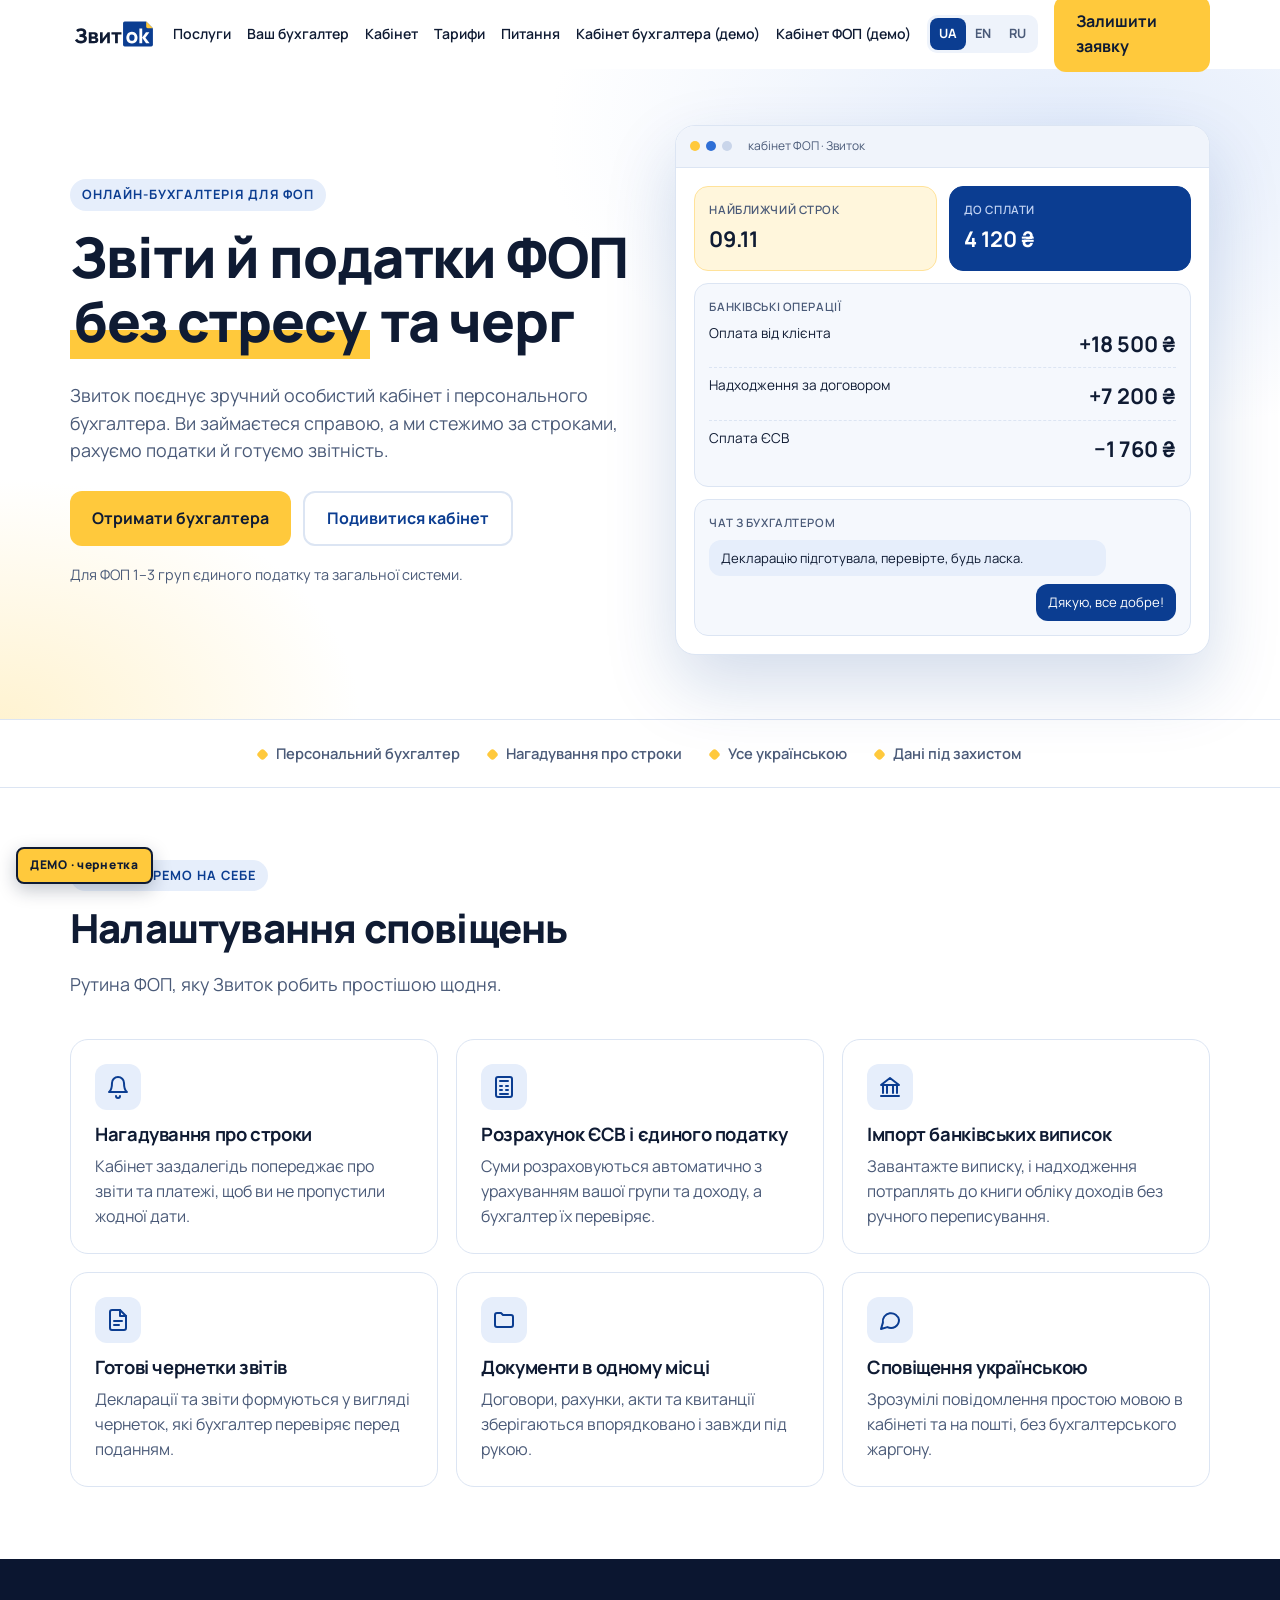
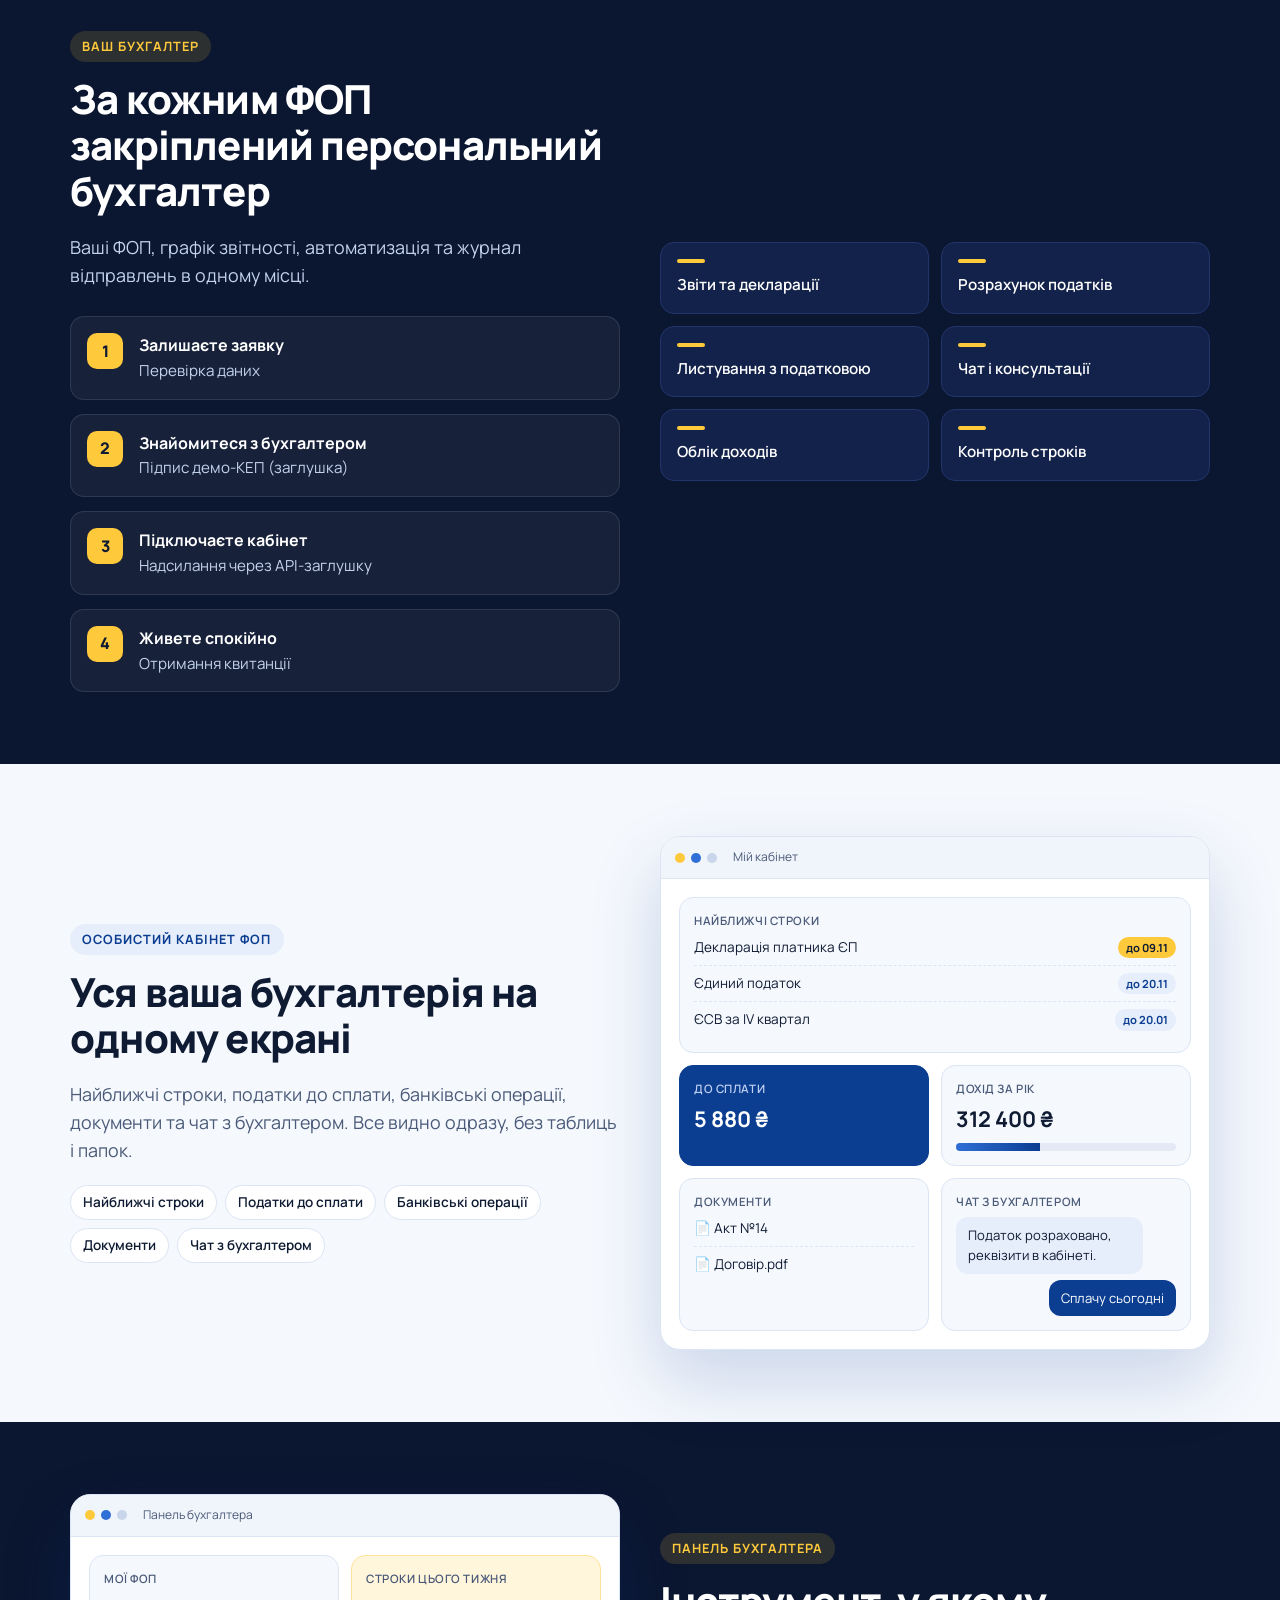
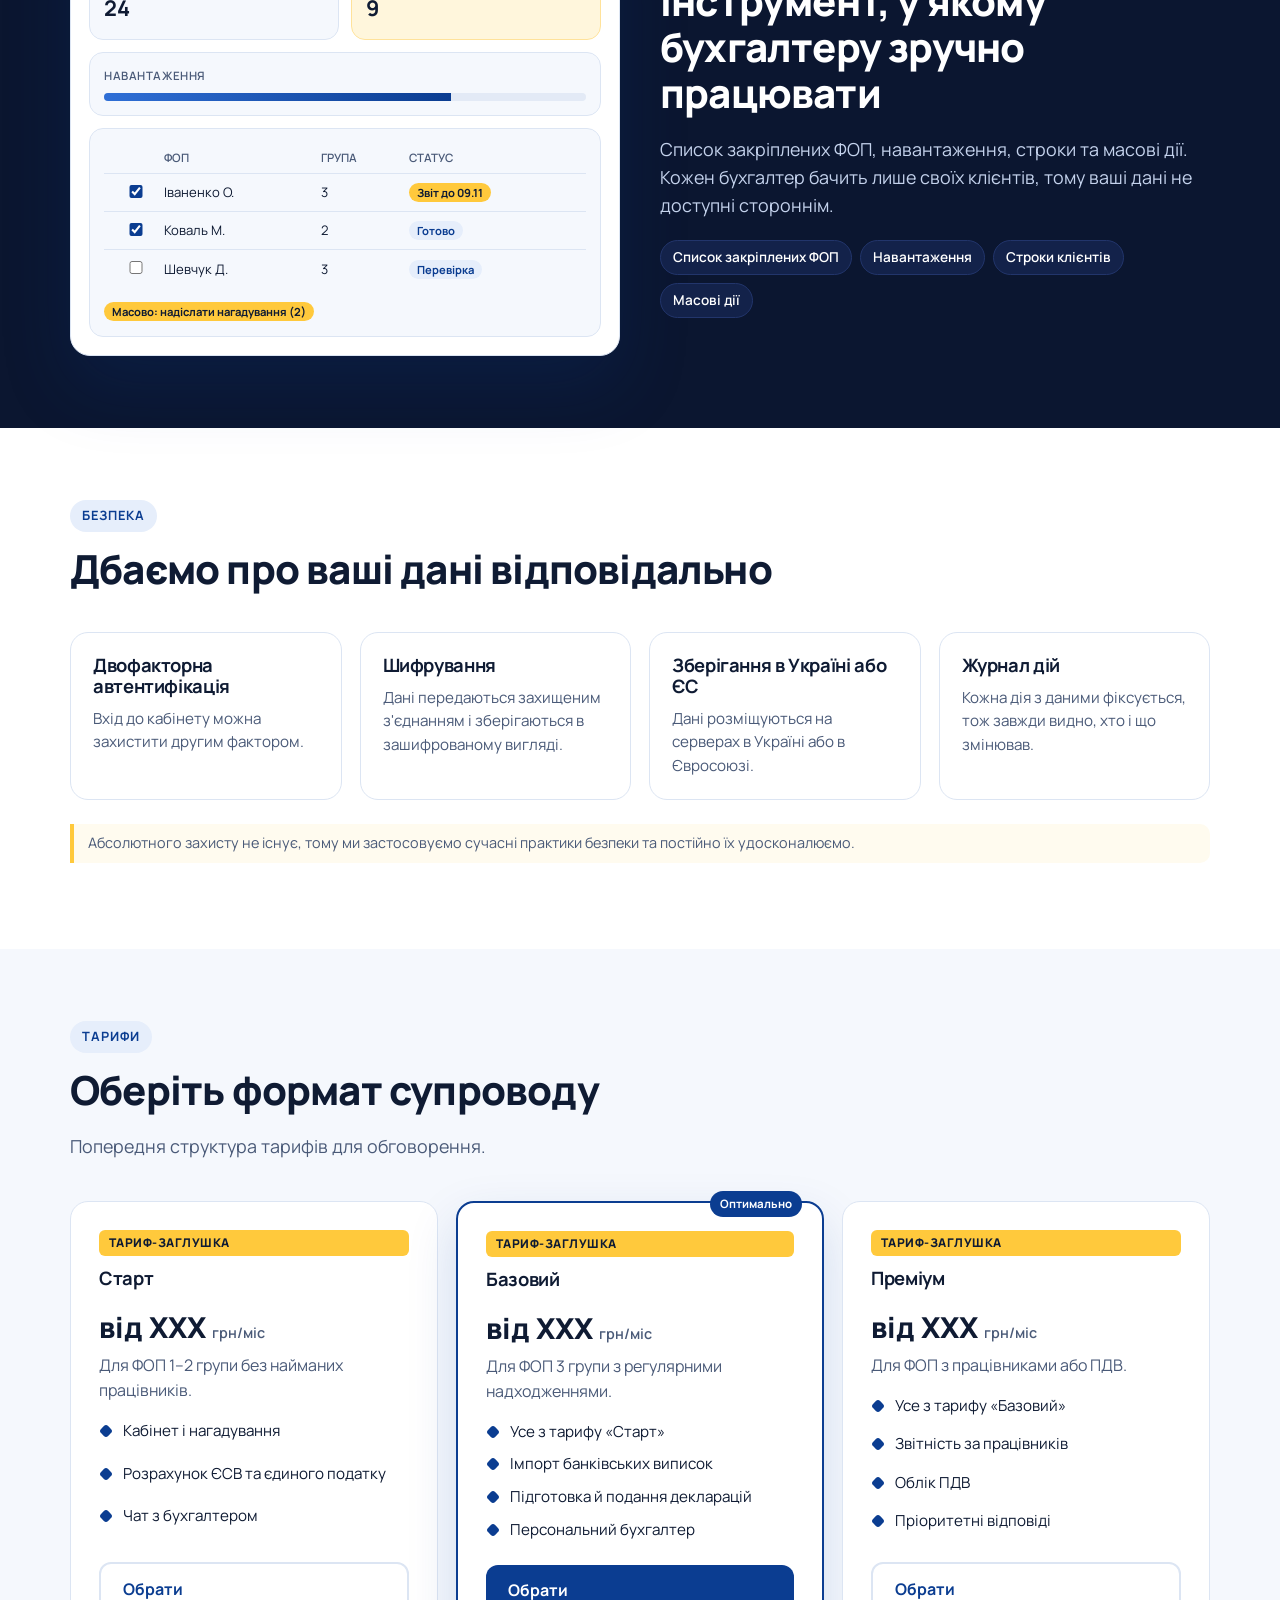
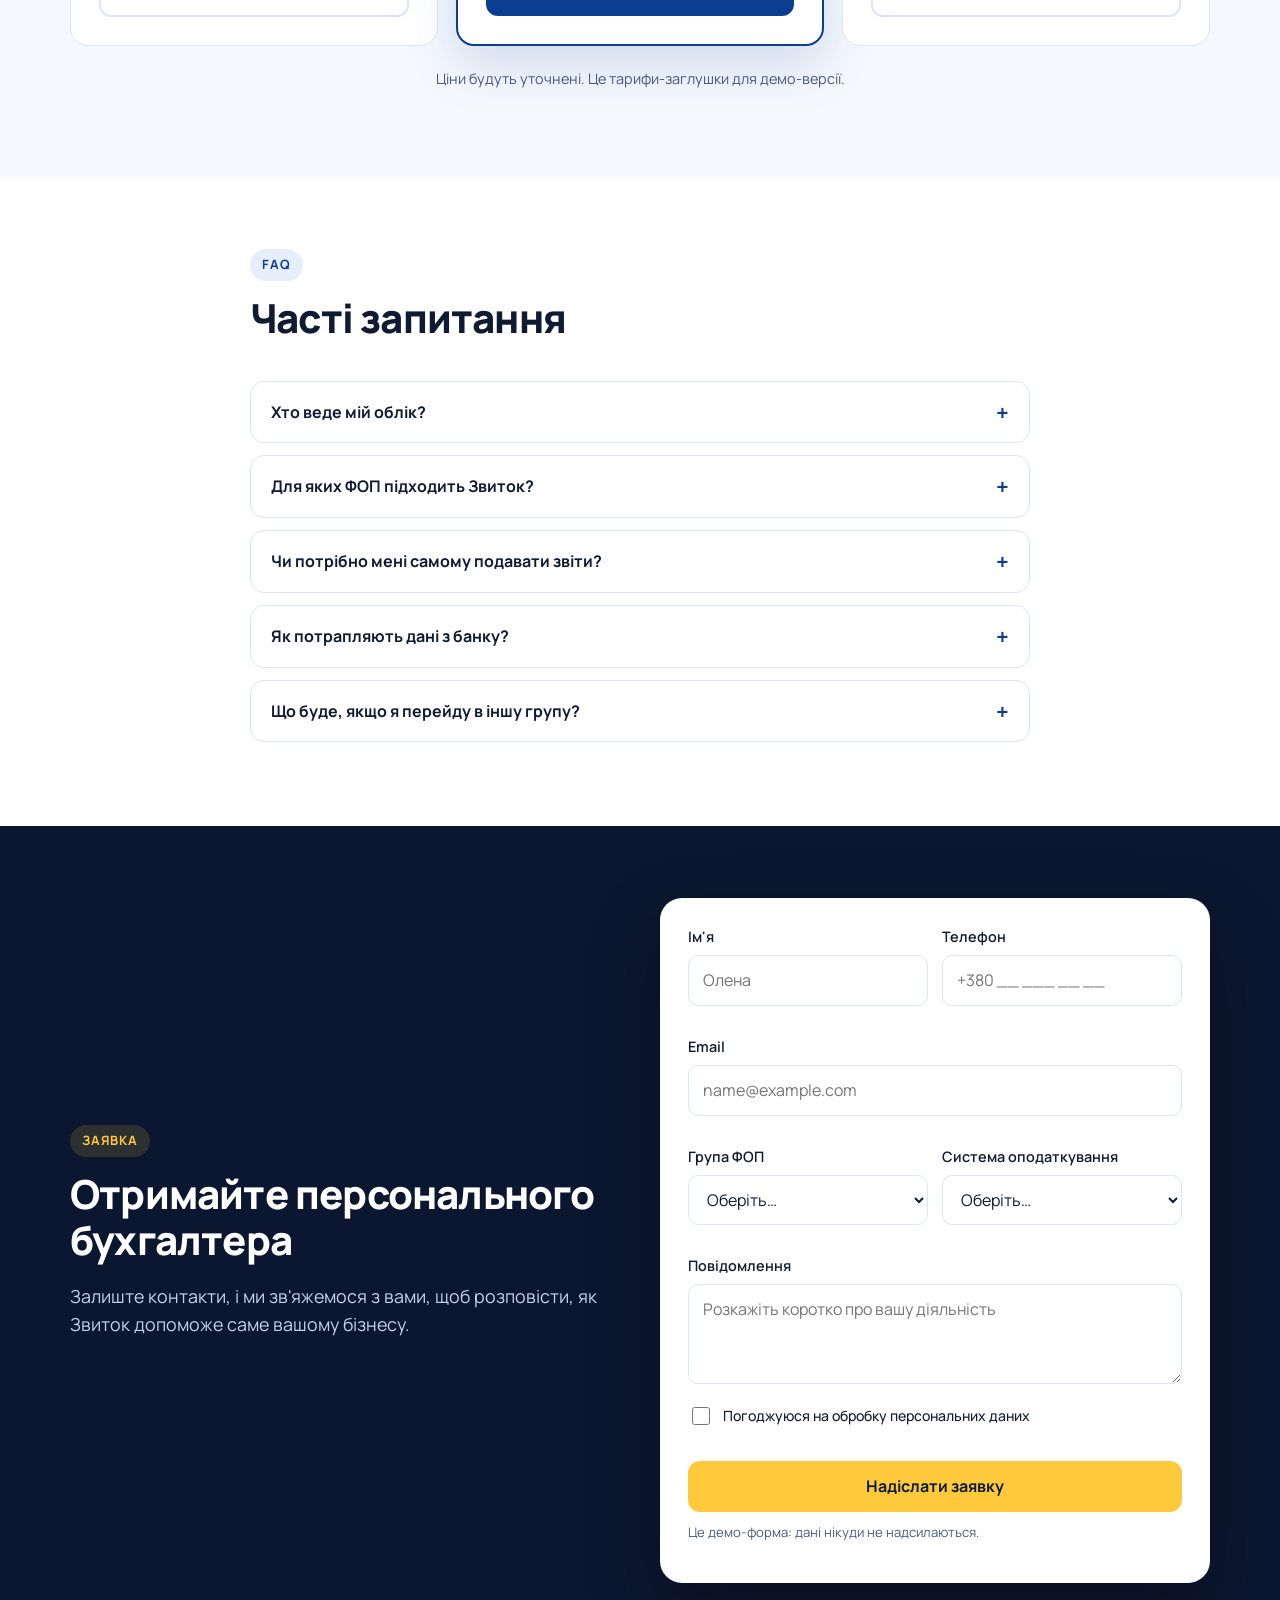
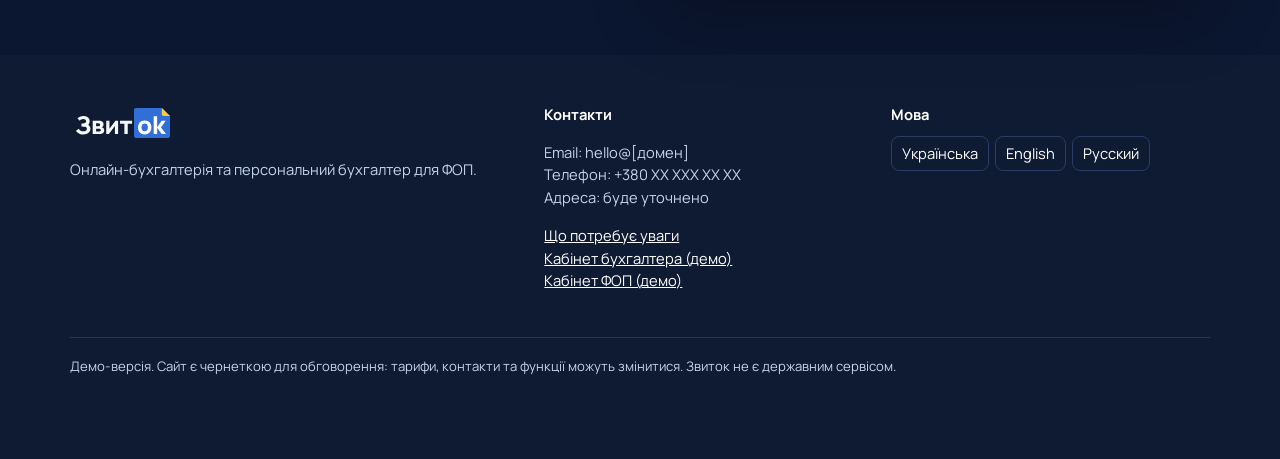
<file: index.html>
<!doctype html>
<html lang="uk">
<head>
<meta charset="utf-8"><meta name="viewport" content="width=device-width,initial-scale=1">
<title>Звиток: бухгалтерія для ФОП (демо)</title>
<meta name="description" content="Звиток: звіти, податки і персональний бухгалтер для ФОП. Демо-версія.">
<meta name="theme-color" content="#0B3D91">
<link rel="icon" href="assets/favicon.ico" sizes="any"><link rel="icon" type="image/png" href="assets/favicon-32.png"><link rel="apple-touch-icon" href="assets/android-chrome-192.png">
<link rel="stylesheet" href="styles.css">
</head>
<body>
<a class="skip" href="#main" data-i18n="skip"></a>
<div class="ribbon" data-i18n="ribbon"></div>
<header id="top">
 <div class="wrap hbar">
  <a class="logo" href="#top" aria-label="Звиток"><img src="assets/zvitok_B_horizontal_light.svg" alt="Звиток" width="105" height="40"></a>
  <nav class="main" aria-label="main">
   <a href="#services" data-i18n="nav1"></a><a href="#accountant" data-i18n="nav2"></a><a href="#cabinet" data-i18n="nav3"></a><a href="#pricing" data-i18n="nav4"></a><a href="#faq" data-i18n="nav5"></a><a href="accountant.html" data-i18n="nav_acc"></a><a href="cabinet.html" data-i18n="nav_fop"></a>
  </nav>
  <div class="langs" role="group" aria-label="Language"><button data-lang="uk">UA</button><button data-lang="en">EN</button><button data-lang="ru">RU</button></div>
  <a class="btn btn-y hcta" href="#apply" data-i18n="cta"></a>
  <button class="burger" aria-expanded="false" aria-controls="mnav" data-i18n-aria="menu">☰</button>
 </div>
 <nav class="mnav" id="mnav"><a href="#services" data-i18n="nav1"></a><a href="#accountant" data-i18n="nav2"></a><a href="#cabinet" data-i18n="nav3"></a><a href="#pricing" data-i18n="nav4"></a><a href="#faq" data-i18n="nav5"></a><a href="dashboard.html" data-i18n="nav_dash"></a><a href="accountant.html" data-i18n="nav_acc"></a><a href="cabinet.html" data-i18n="nav_fop"></a><a class="btn btn-y" href="#apply" data-i18n="cta" style="margin-top:8px;justify-content:center"></a></nav>
</header>
<main id="main">
<section class="hero"><div class="wrap hgrid">
 <div class="rv">
  <span class="eyebrow" data-i18n="h_eb"></span>
  <h1 data-i18n-html="h_title"></h1>
  <p class="lead" data-i18n="h_lead"></p>
  <div class="hbtns"><a class="btn btn-y" href="#apply" data-i18n="cta2"></a><a class="btn btn-o" href="#cabinet" data-i18n="h_btn2"></a></div>
  <p class="hnote" data-i18n="h_note"></p>
 </div>
 <div class="mock float rv" aria-hidden="true">
  <div class="mbar"><i></i><i></i><i></i><span data-i18n="m_url"></span></div>
  <div class="mbody">
   <div class="mrow"><div class="card y"><small data-i18n="m_next"></small><b data-i18n="m_next_v"></b></div><div class="card bl"><small data-i18n="m_tax"></small><b>4 120 ₴</b></div></div>
   <div class="card"><small data-i18n="m_bank"></small>
    <div class="li"><span data-i18n="m_t1"></span><b>+18 500 ₴</b></div><div class="li"><span data-i18n="m_t2"></span><b>+7 200 ₴</b></div><div class="li"><span data-i18n="m_t3"></span><b>−1 760 ₴</b></div></div>
   <div class="card"><small data-i18n="m_chat"></small><div style="display:grid;gap:8px;margin-top:8px"><div class="bubble a" data-i18n="m_c1"></div><div class="bubble u" data-i18n="m_c2"></div></div></div>
  </div>
 </div>
</div></section>
<div class="trust"><div class="wrap tgrid"><span data-i18n="t1"></span><span data-i18n="t2"></span><span data-i18n="t3"></span><span data-i18n="t4"></span></div></div>

<section id="services"><div class="wrap">
 <div class="shead rv"><span class="eyebrow" data-i18n="s_eb"></span><h2 data-i18n="s_title"></h2><p class="lead" data-i18n="s_lead"></p></div>
 <div class="g3">
  <div class="feat rv"><div class="ico"><svg viewBox="0 0 24 24"><path d="M6 8a6 6 0 0 1 12 0c0 7 3 9 3 9H3s3-2 3-9"/><path d="M10 21a2 2 0 0 0 4 0"/></svg></div><h3 data-i18n="f1t"></h3><p data-i18n="f1"></p></div>
  <div class="feat rv"><div class="ico"><svg viewBox="0 0 24 24"><rect x="4" y="2" width="16" height="20" rx="2"/><path d="M8 6h8M8 11h2M14 11h2M8 15h2M14 15h2M8 19h8"/></svg></div><h3 data-i18n="f2t"></h3><p data-i18n="f2"></p></div>
  <div class="feat rv"><div class="ico"><svg viewBox="0 0 24 24"><path d="M3 10h18L12 3zM5 10v8M9 10v8M15 10v8M19 10v8M3 21h18"/></svg></div><h3 data-i18n="f3t"></h3><p data-i18n="f3"></p></div>
  <div class="feat rv"><div class="ico"><svg viewBox="0 0 24 24"><path d="M14 2H6a2 2 0 0 0-2 2v16a2 2 0 0 0 2 2h12a2 2 0 0 0 2-2V8z"/><path d="M14 2v6h6M8 13h8M8 17h5"/></svg></div><h3 data-i18n="f4t"></h3><p data-i18n="f4"></p></div>
  <div class="feat rv"><div class="ico"><svg viewBox="0 0 24 24"><path d="M3 7a2 2 0 0 1 2-2h4l2 2h8a2 2 0 0 1 2 2v8a2 2 0 0 1-2 2H5a2 2 0 0 1-2-2z"/></svg></div><h3 data-i18n="f5t"></h3><p data-i18n="f5"></p></div>
  <div class="feat rv"><div class="ico"><svg viewBox="0 0 24 24"><path d="M21 12a8 8 0 0 1-11.6 7.1L3 21l1.9-6.4A8 8 0 1 1 21 12z"/></svg></div><h3 data-i18n="f6t"></h3><p data-i18n="f6"></p></div>
 </div>
</div></section>

<section id="accountant" class="dark"><div class="wrap split">
 <div class="rv"><span class="eyebrow" data-i18n="a_eb"></span><h2 data-i18n="a_title"></h2><p class="lead" data-i18n="a_lead"></p>
  <ol class="steps"><li><div><b data-i18n="st1t"></b><span data-i18n="st1"></span></div></li><li><div><b data-i18n="st2t"></b><span data-i18n="st2"></span></div></li><li><div><b data-i18n="st3t"></b><span data-i18n="st3"></span></div></li><li><div><b data-i18n="st4t"></b><span data-i18n="st4"></span></div></li></ol></div>
 <div class="duties rv"><div class="duty"><i></i><span data-i18n="d1"></span></div><div class="duty"><i></i><span data-i18n="d2"></span></div><div class="duty"><i></i><span data-i18n="d3"></span></div><div class="duty"><i></i><span data-i18n="d4"></span></div><div class="duty"><i></i><span data-i18n="d5"></span></div><div class="duty"><i></i><span data-i18n="d6"></span></div></div>
</div></section>

<section id="cabinet" class="alt"><div class="wrap split">
 <div class="rv"><span class="eyebrow" data-i18n="c_eb"></span><h2 data-i18n="c_title"></h2><p class="lead" data-i18n="c_lead"></p>
  <div class="chips"><span data-i18n="ch1"></span><span data-i18n="ch2"></span><span data-i18n="ch3"></span><span data-i18n="ch4"></span><span data-i18n="ch5"></span></div></div>
 <div class="mock rv" aria-hidden="true"><div class="mbar"><i></i><i></i><i></i><span data-i18n="c_url"></span></div><div class="mbody">
  <div class="card"><small data-i18n="c_dl"></small>
   <div class="li"><span data-i18n="c_d1"></span><span class="tag y" data-i18n="c_d1v"></span></div>
   <div class="li"><span data-i18n="c_d2"></span><span class="tag" data-i18n="c_d2v"></span></div>
   <div class="li"><span data-i18n="c_d3"></span><span class="tag" data-i18n="c_d3v"></span></div></div>
  <div class="mrow"><div class="card bl"><small data-i18n="c_pay"></small><b>5 880 ₴</b></div><div class="card"><small data-i18n="c_inc"></small><b>312 400 ₴</b><div class="bar" style="margin-top:8px"><i style="width:38%"></i></div></div></div>
  <div class="mrow"><div class="card"><small data-i18n="c_docs"></small><div class="li"><span>📄 <span data-i18n="c_doc1"></span></span></div><div class="li"><span>📄 <span data-i18n="c_doc2"></span></span></div></div>
   <div class="card"><small data-i18n="m_chat"></small><div style="display:grid;gap:6px;margin-top:6px"><div class="bubble a" data-i18n="c_c1"></div><div class="bubble u" data-i18n="c_c2"></div></div></div></div>
 </div></div>
</div></section>

<section id="panel" class="dark"><div class="wrap split">
 <div class="mock rv" aria-hidden="true"><div class="mbar"><i></i><i></i><i></i><span data-i18n="p_url"></span></div><div class="mbody">
  <div class="mrow"><div class="card"><small data-i18n="p_fops"></small><b>24</b></div><div class="card y"><small data-i18n="p_week"></small><b>9</b></div></div>
  <div class="card"><small data-i18n="p_load"></small><div class="bar" style="margin-top:8px"><i style="width:72%"></i></div></div>
  <div class="card scroll-x"><table class="tbl"><thead><tr><th></th><th data-i18n="p_th1"></th><th data-i18n="p_th2"></th><th data-i18n="p_th3"></th></tr></thead><tbody>
   <tr><td><input type="checkbox" checked tabindex="-1"></td><td data-i18n="p_r1"></td><td>3</td><td><span class="tag y" data-i18n="p_s1"></span></td></tr>
   <tr><td><input type="checkbox" checked tabindex="-1"></td><td data-i18n="p_r2"></td><td>2</td><td><span class="tag" data-i18n="p_s2"></span></td></tr>
   <tr><td><input type="checkbox" tabindex="-1"></td><td data-i18n="p_r3"></td><td>3</td><td><span class="tag" data-i18n="p_s3"></span></td></tr></tbody></table>
   <div style="margin-top:10px"><span class="tag y" data-i18n="p_bulk"></span></div></div>
 </div></div>
 <div class="rv"><span class="eyebrow" data-i18n="p_eb"></span><h2 data-i18n="p_title"></h2><p class="lead" data-i18n="p_lead"></p>
  <div class="chips"><span data-i18n="pc1"></span><span data-i18n="pc2"></span><span data-i18n="pc3"></span><span data-i18n="pc4"></span></div></div>
</div></section>

<section id="security"><div class="wrap">
 <div class="shead rv"><span class="eyebrow" data-i18n="x_eb"></span><h2 data-i18n="x_title"></h2></div>
 <div class="g3" style="grid-template-columns:repeat(auto-fit,minmax(230px,1fr))">
  <div class="sec rv"><h3 data-i18n="x1t"></h3><p data-i18n="x1"></p></div><div class="sec rv"><h3 data-i18n="x2t"></h3><p data-i18n="x2"></p></div><div class="sec rv"><h3 data-i18n="x3t"></h3><p data-i18n="x3"></p></div><div class="sec rv"><h3 data-i18n="x4t"></h3><p data-i18n="x4"></p></div>
 </div>
 <p class="honest rv" data-i18n="x_note"></p>
</div></section>

<section id="pricing" class="alt"><div class="wrap">
 <div class="shead rv"><span class="eyebrow" data-i18n="pr_eb"></span><h2 data-i18n="pr_title"></h2><p class="lead" data-i18n="pr_lead"></p></div>
 <div class="g3">
  <div class="plan rv"><span class="ph" data-i18n="ph"></span><h3 data-i18n="pl1"></h3><div class="price" data-i18n-html="price"></div><p data-i18n="pl1d" style="color:var(--muted);margin:0"></p><ul><li data-i18n="pl1a"></li><li data-i18n="pl1b"></li><li data-i18n="pl1c"></li></ul><a class="btn btn-o" href="#apply" data-i18n="choose"></a></div>
  <div class="plan pop rv"><span class="badge" data-i18n="popular"></span><span class="ph" data-i18n="ph"></span><h3 data-i18n="pl2"></h3><div class="price" data-i18n-html="price"></div><p data-i18n="pl2d" style="color:var(--muted);margin:0"></p><ul><li data-i18n="pl2a"></li><li data-i18n="pl2b"></li><li data-i18n="pl2c"></li><li data-i18n="pl2e"></li></ul><a class="btn btn-b" href="#apply" data-i18n="choose"></a></div>
  <div class="plan rv"><span class="ph" data-i18n="ph"></span><h3 data-i18n="pl3"></h3><div class="price" data-i18n-html="price"></div><p data-i18n="pl3d" style="color:var(--muted);margin:0"></p><ul><li data-i18n="pl3a"></li><li data-i18n="pl3b"></li><li data-i18n="pl3c"></li><li data-i18n="pl3e"></li></ul><a class="btn btn-o" href="#apply" data-i18n="choose"></a></div>
 </div>
 <p class="pnote" data-i18n="pr_note"></p>
</div></section>

<section id="faq"><div class="wrap faq">
 <div class="shead rv"><span class="eyebrow" data-i18n="q_eb"></span><h2 data-i18n="q_title"></h2></div>
 <details class="rv"><summary data-i18n="q1"></summary><p data-i18n="a1"></p></details>
 <details class="rv"><summary data-i18n="q2"></summary><p data-i18n="a2"></p></details>
 <details class="rv"><summary data-i18n="q3"></summary><p data-i18n="a3"></p></details>
 <details class="rv"><summary data-i18n="q4"></summary><p data-i18n="a4"></p></details>
 <details class="rv"><summary data-i18n="q5"></summary><p data-i18n="a5"></p></details>
</div></section>

<section id="apply" class="dark"><div class="wrap split">
 <div class="rv"><span class="eyebrow" data-i18n="fm_eb"></span><h2 data-i18n="fm_title"></h2><p class="lead" data-i18n="fm_lead"></p></div>
 <div class="fbox rv">
  <form id="form" novalidate>
   <div class="fgrid">
    <div><label for="f-name" data-i18n="l_name"></label><input id="f-name" name="name" autocomplete="name" data-i18n-ph="ph_name"><div class="err" aria-live="polite"></div></div>
    <div><label for="f-phone" data-i18n="l_phone"></label><input id="f-phone" name="phone" type="tel" autocomplete="tel" placeholder="+380 __ ___ __ __"><div class="err" aria-live="polite"></div></div>
    <div class="full"><label for="f-email">Email</label><input id="f-email" name="email" type="email" autocomplete="email" placeholder="name@example.com"><div class="err" aria-live="polite"></div></div>
    <div><label for="f-group" data-i18n="l_group"></label><select id="f-group" name="group"><option value="" data-i18n="o_sel"></option><option value="1" data-i18n="g1"></option><option value="2" data-i18n="g2"></option><option value="3" data-i18n="g3"></option><option value="4" data-i18n="g4"></option><option value="0" data-i18n="g0"></option></select><div class="err" aria-live="polite"></div></div>
    <div><label for="f-tax" data-i18n="l_tax"></label><select id="f-tax" name="tax"><option value="" data-i18n="o_sel"></option><option data-i18n="tx1"></option><option data-i18n="tx2"></option><option data-i18n="tx3"></option><option data-i18n="tx4"></option></select><div class="err" aria-live="polite"></div></div>
    <div class="full"><label for="f-msg" data-i18n="l_msg"></label><textarea id="f-msg" name="msg" rows="3" data-i18n-ph="ph_msg"></textarea></div>
    <div class="full"><label class="consent"><input type="checkbox" id="f-ok" name="ok"><span data-i18n="l_ok"></span></label><div class="err" aria-live="polite"></div></div>
    <div class="full"><button class="btn btn-y" type="submit" style="width:100%;justify-content:center" data-i18n="send"></button><p class="demo-note" data-i18n="demo"></p></div>
   </div>
  </form>
  <div class="success" id="ok" role="status" tabindex="-1"><div class="sicon"><svg viewBox="0 0 24 24"><path d="M5 12l5 5L19 7"/></svg></div><h3 data-i18n="ok_t"></h3><p data-i18n="ok_p" style="color:var(--muted)"></p><button class="btn btn-o" id="again" data-i18n="again"></button></div>
 </div>
</div></section>
</main>
<footer><div class="wrap">
 <div class="fg">
  <div><img src="assets/zvitok_B_horizontal_dark.svg" alt="Звиток" style="height:40px;width:auto;margin-bottom:14px"><p data-i18n="ft_about"></p></div>
  <div><h4 data-i18n="ft_c"></h4><p>Email: hello@[домен]<br><span data-i18n="ft_phone"></span>: +380 XX XXX XX XX<br><span data-i18n="ft_addr"></span></p><p><a href="dashboard.html" data-i18n="nav_dash"></a><br><a href="accountant.html" data-i18n="nav_acc"></a><br><a href="cabinet.html" data-i18n="nav_fop"></a></p></div>
  <div><h4 data-i18n="ft_l"></h4><div class="flangs"><button data-lang="uk">Українська</button><button data-lang="en">English</button><button data-lang="ru">Русский</button></div></div>
 </div>
 <p class="disc" data-i18n="disc"></p>
</div></footer>
<script src="i18n.js"></script><script src="cab-i18n.js"></script><script src="app.js"></script>
</body></html>
</file>
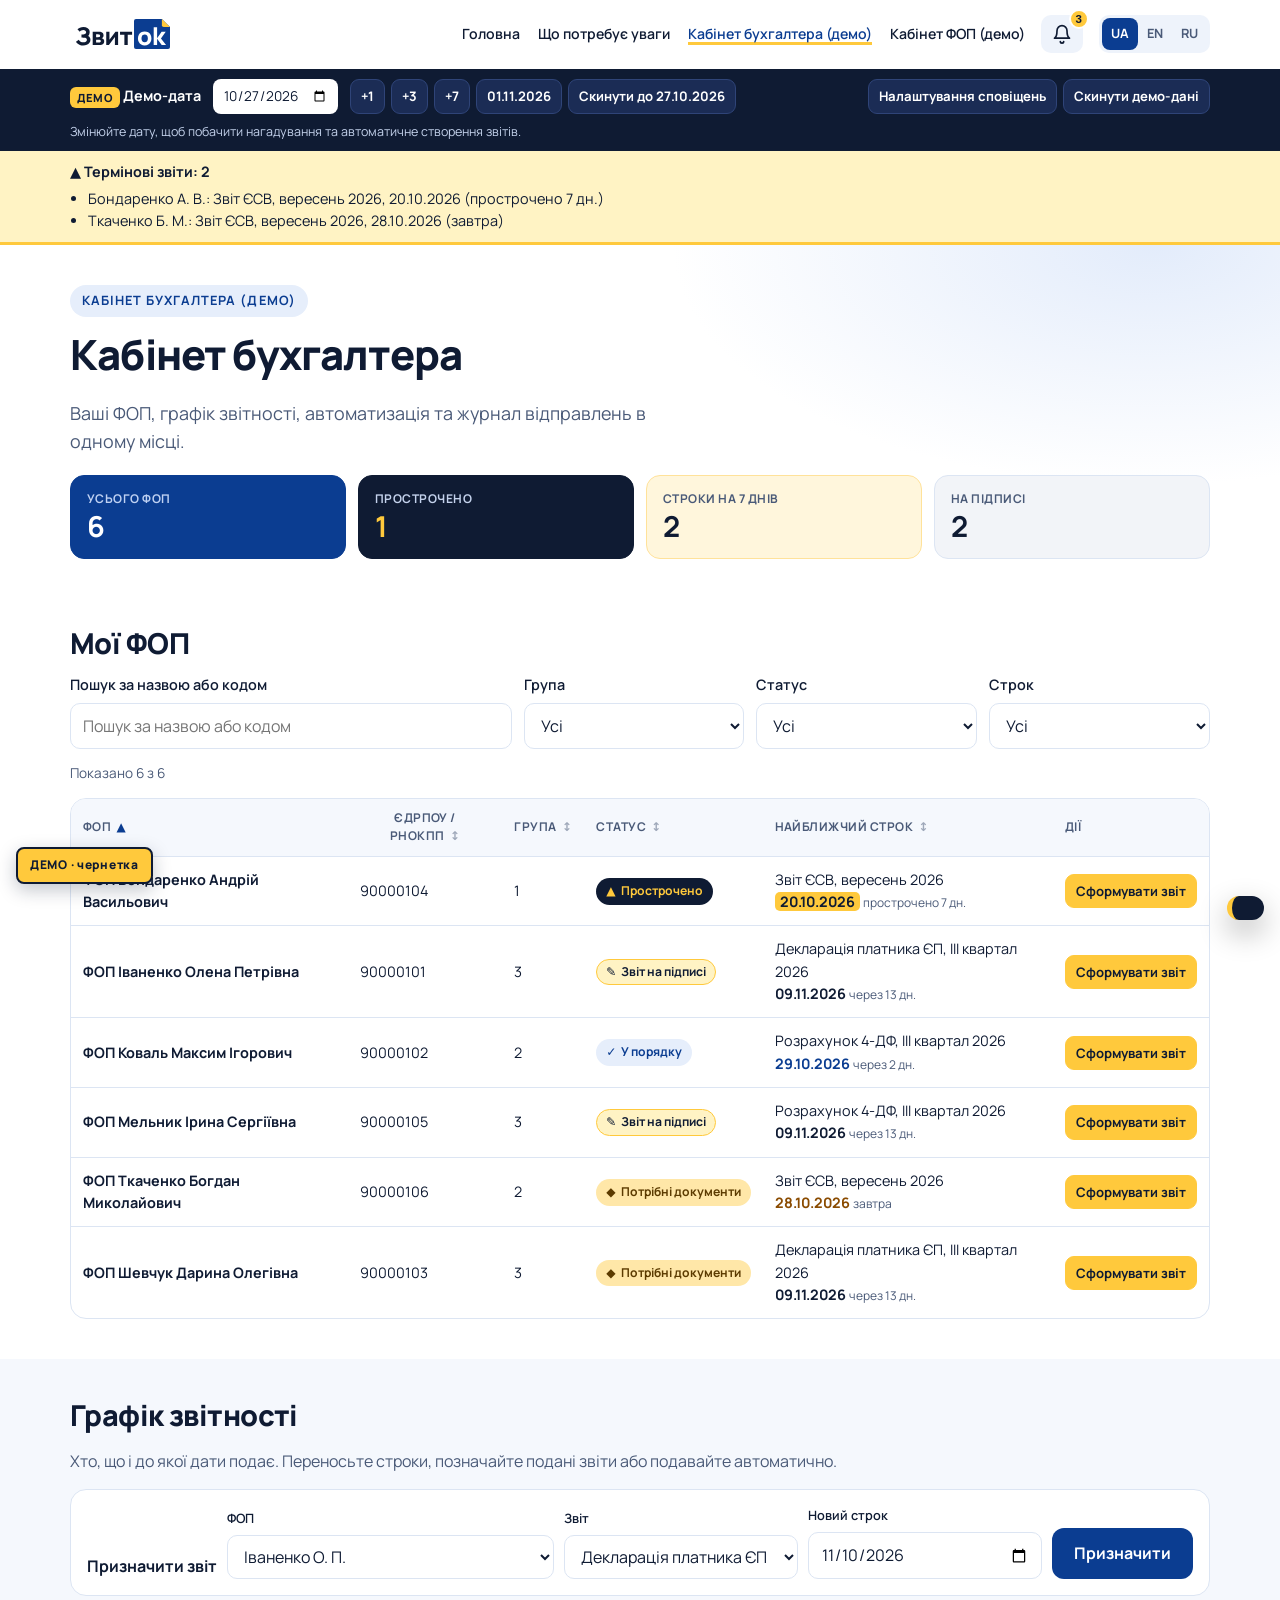
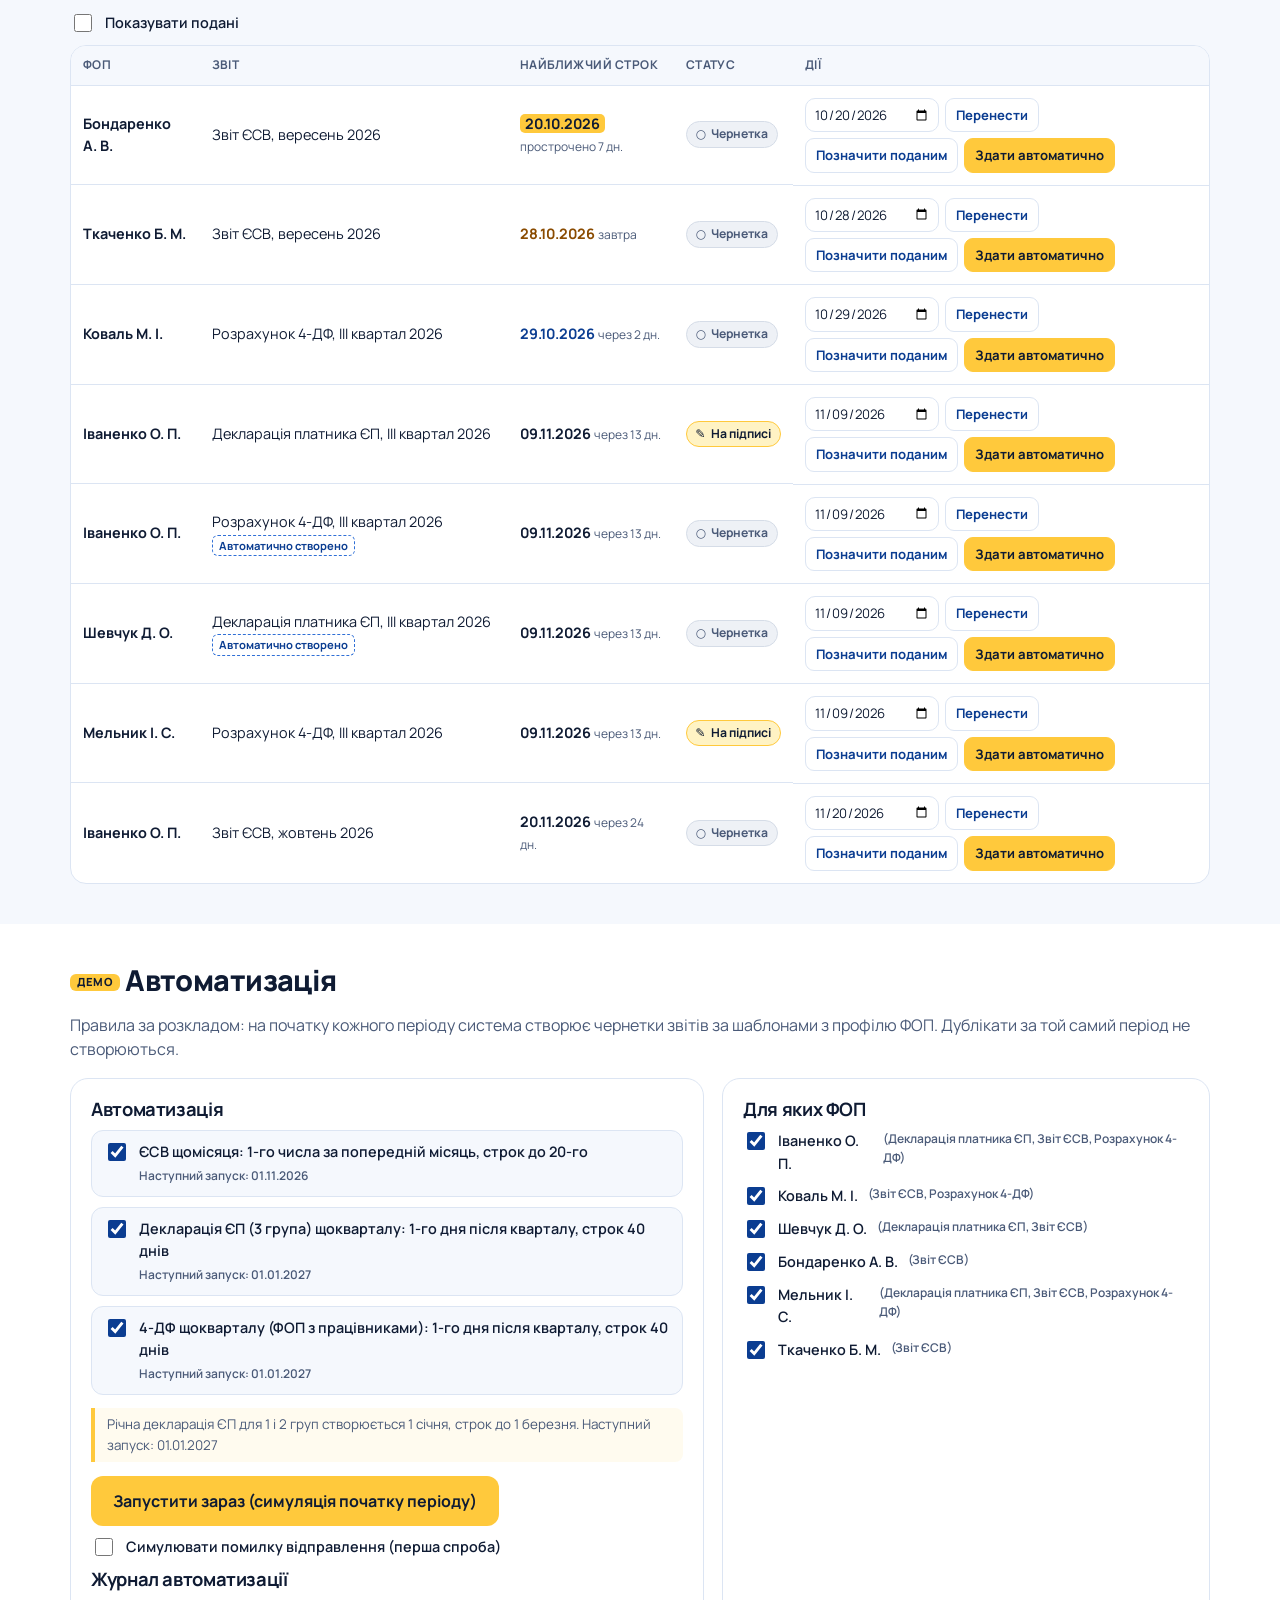
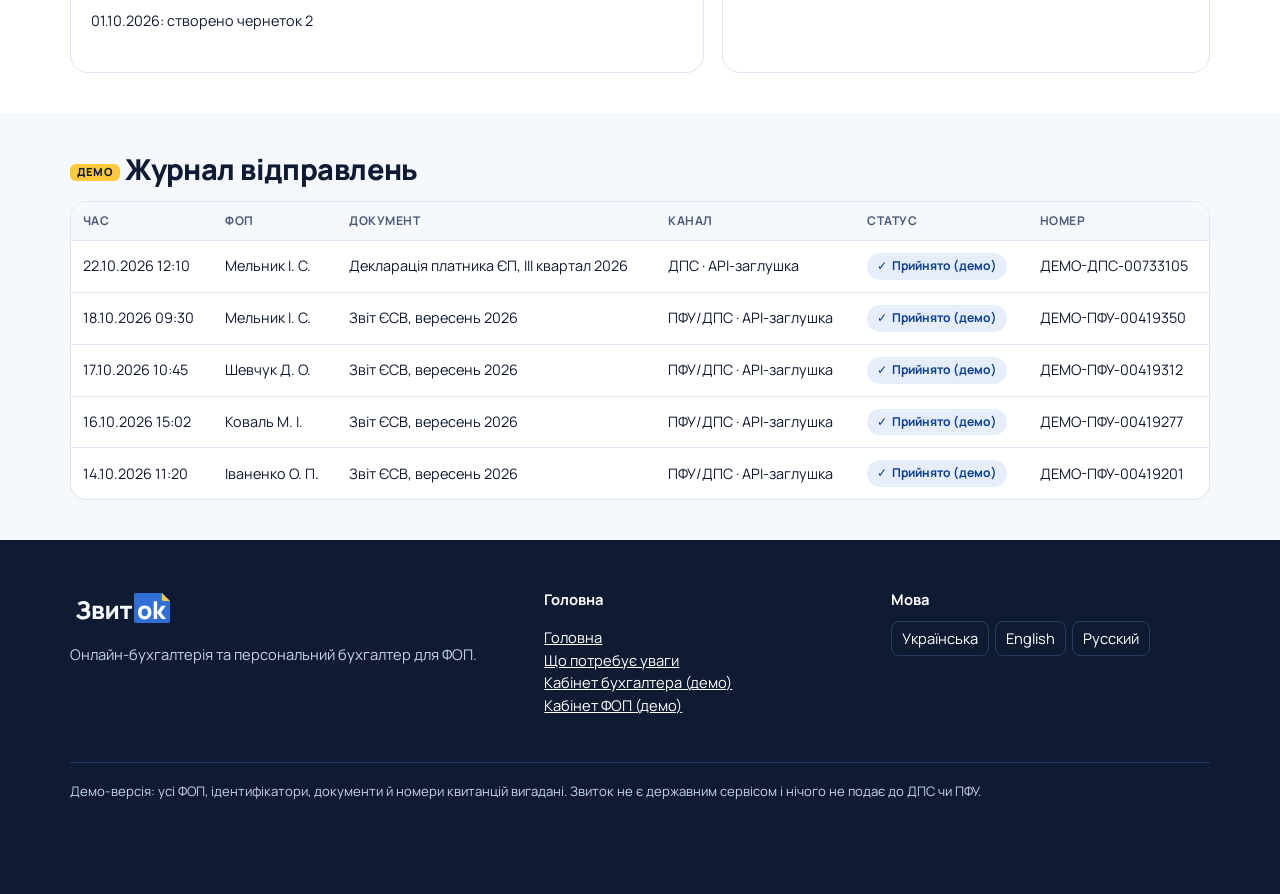
<file: accountant.html>
<!doctype html>
<html lang="uk">
<head>
<meta charset="utf-8"><meta name="viewport" content="width=device-width,initial-scale=1">
<title>Звиток (демо)</title>
<meta name="theme-color" content="#0B3D91"><meta name="robots" content="noindex">
<link rel="icon" href="assets/favicon.ico" sizes="any"><link rel="icon" type="image/png" href="assets/favicon-32.png"><link rel="apple-touch-icon" href="assets/android-chrome-192.png">
<link rel="stylesheet" href="styles.css"><link rel="stylesheet" href="cabinet.css">
</head>
<body data-page="acc" data-title="t_acc">
<main id="main" class="cab">
<section class="chead"><div class="wrap">
 <span class="eyebrow" data-i18n="nav_acc"></span><h1 data-i18n="a_h1"></h1><p class="lead" data-i18n="a_lead"></p>
 <div class="counters" id="counters"></div>
</div></section>

<section class="cs" aria-labelledby="h-fops"><div class="wrap">
 <h2 id="h-fops" data-i18n="tb_title"></h2>
 <div class="filters">
  <div><label for="fq" data-i18n="search"></label><input id="fq" type="search" data-i18n-ph="search" autocomplete="off"></div>
  <div><label for="fg" data-i18n="f_group"></label><select id="fg"><option value="" data-i18n="all"></option><option value="1">1</option><option value="2">2</option><option value="3">3</option></select></div>
  <div><label for="fs" data-i18n="f_status"></label><select id="fs"><option value="" data-i18n="all"></option><option value="ok" data-i18n="fs_ok"></option><option value="docs" data-i18n="fs_docs"></option><option value="sign" data-i18n="fs_sign"></option><option value="over" data-i18n="fs_over"></option></select></div>
  <div><label for="fd" data-i18n="f_dl"></label><select id="fd"><option value="" data-i18n="all"></option><option value="d7" data-i18n="dl_7"></option><option value="m" data-i18n="dl_m"></option><option value="over" data-i18n="dl_over"></option></select></div>
 </div>
 <p class="muted small" id="found" aria-live="polite"></p>
 <div class="tcard"><table class="dt rt" id="ftab"><thead><tr>
  <th aria-sort="ascending" data-k="name"><button data-i18n="th_name"></button></th><th aria-sort="none" data-k="code"><button data-i18n="th_code"></button></th><th aria-sort="none" data-k="group"><button data-i18n="th_group"></button></th><th aria-sort="none" data-k="status"><button data-i18n="th_status"></button></th><th aria-sort="none" data-k="dl"><button data-i18n="th_dl"></button></th><th data-i18n="th_act"></th>
 </tr></thead><tbody></tbody></table></div>
</div></section>

<section class="cs alt" aria-labelledby="h-sch" id="schedule"><div class="wrap">
 <h2 id="h-sch" data-i18n="sc_title"></h2><p class="muted" data-i18n="sc_lead"></p>
 <form class="addf" id="addf"><b data-i18n="add_title"></b>
  <div><label for="af" data-i18n="th_name"></label><select id="af" required></select></div>
  <div><label for="at" data-i18n="th_rep"></label><select id="at"><option value="ep" data-i18n="ty_ep"></option><option value="df4" data-i18n="ty_df4"></option><option value="esv" data-i18n="ty_esv"></option></select></div>
  <div><label for="ad" data-i18n="new_dl"></label><input type="date" id="ad" required></div>
  <button class="btn btn-b" data-i18n="add_btn"></button>
 </form>
 <label class="tg"><input type="checkbox" id="showsub"> <span data-i18n="show_sub"></span></label>
 <div class="tcard"><table class="dt rt" id="stab"><thead><tr><th data-i18n="th_name"></th><th data-i18n="th_rep"></th><th data-i18n="th_dl"></th><th data-i18n="th_status"></th><th data-i18n="th_act"></th></tr></thead><tbody></tbody></table></div>
</div></section>

<section class="cs" aria-labelledby="h-auto" id="automation"><div class="wrap">
 <h2 id="h-auto"><span class="dtag">ДЕМО</span> <span data-i18n="au_title"></span></h2><p class="muted" data-i18n="au_lead"></p>
 <div class="agrid"><div class="panel" id="rules"></div><div class="panel" id="afops"></div></div>
</div></section>

<section class="cs alt" aria-labelledby="h-log" id="log"><div class="wrap">
 <h2 id="h-log"><span class="dtag">ДЕМО</span> <span data-i18n="lg_title"></span></h2>
 <div class="tcard"><table class="dt rt" id="ltab"><thead><tr><th data-i18n="lg_time"></th><th data-i18n="lg_fop"></th><th data-i18n="lg_doc"></th><th data-i18n="lg_ch"></th><th data-i18n="lg_st"></th><th data-i18n="lg_ref"></th></tr></thead><tbody></tbody></table></div>
</div></section>
</main>
<script src="i18n.js"></script><script src="cab-i18n.js"></script><script src="gen-i18n.js"></script><script src="data.js"></script><script src="common.js"></script><script src="fopcard.js"></script><script src="docgen.js"></script><script src="accountant.js"></script>
</body></html>
</file>
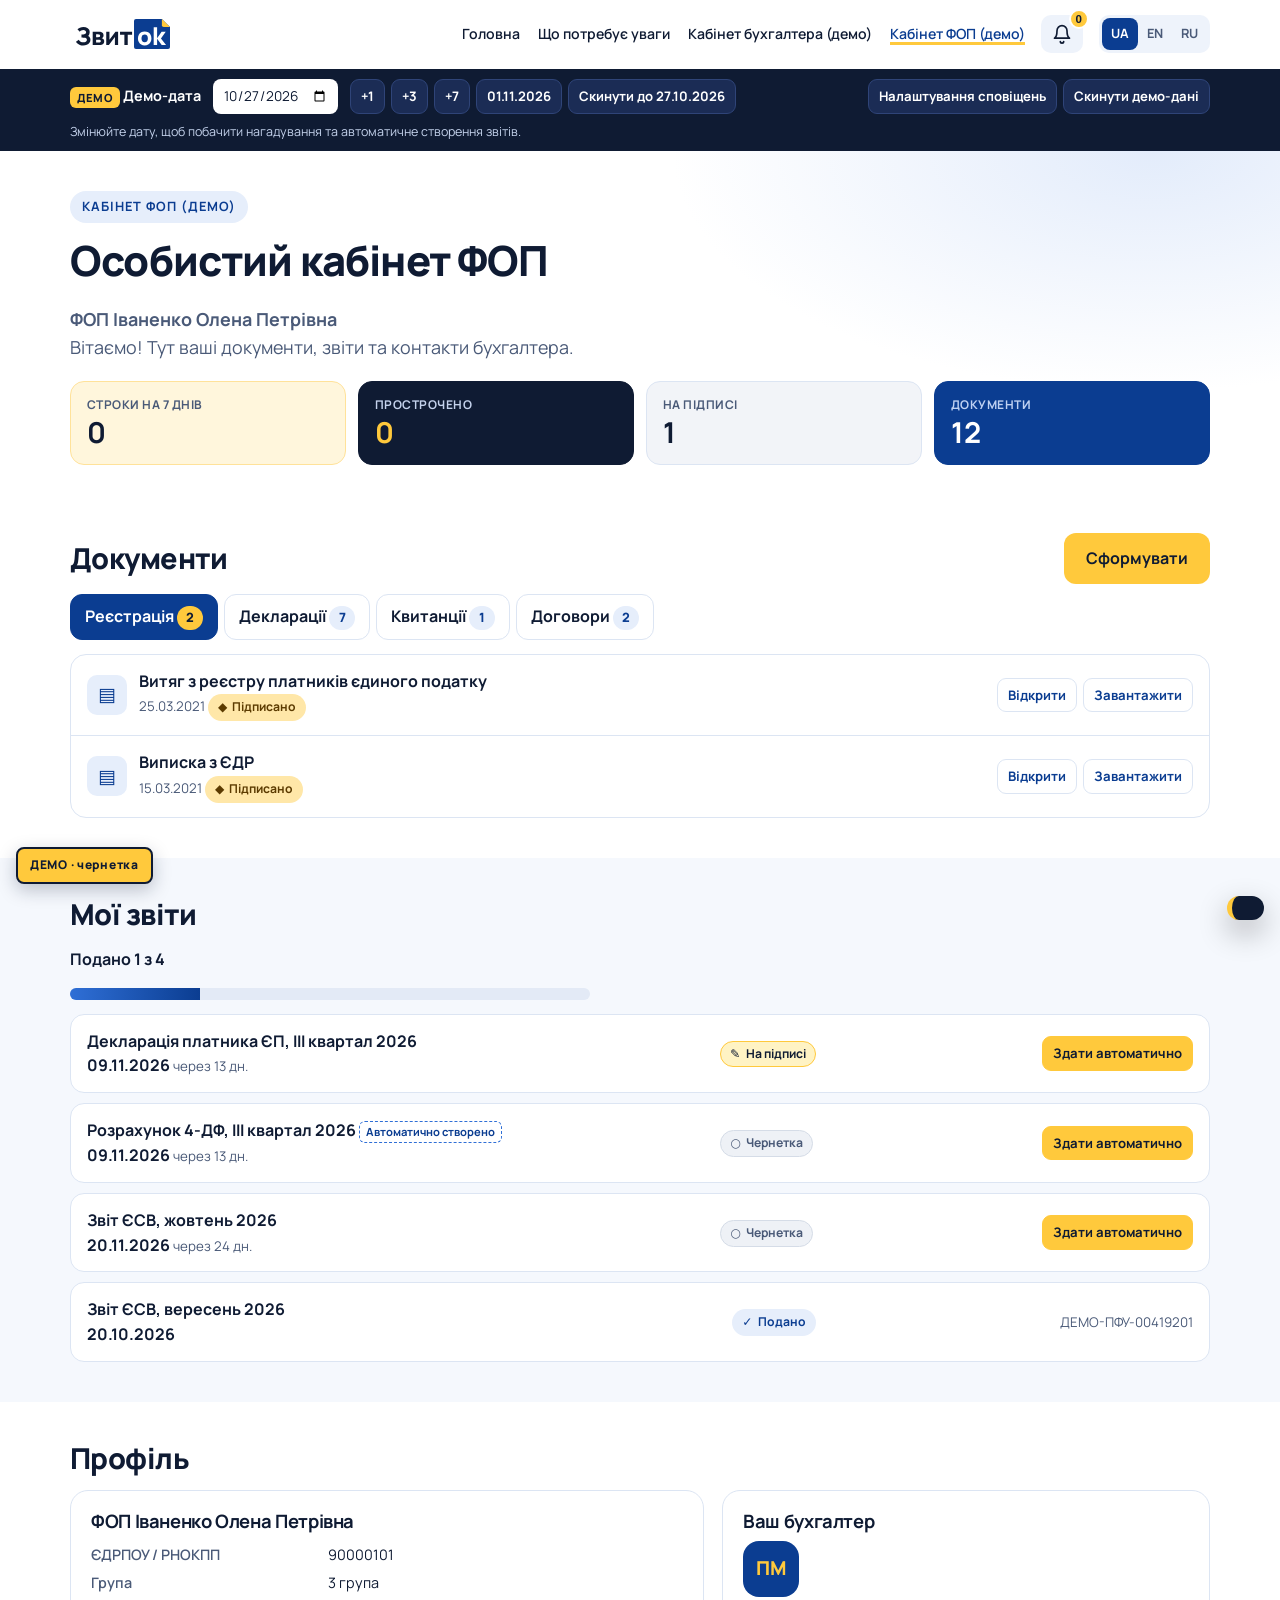
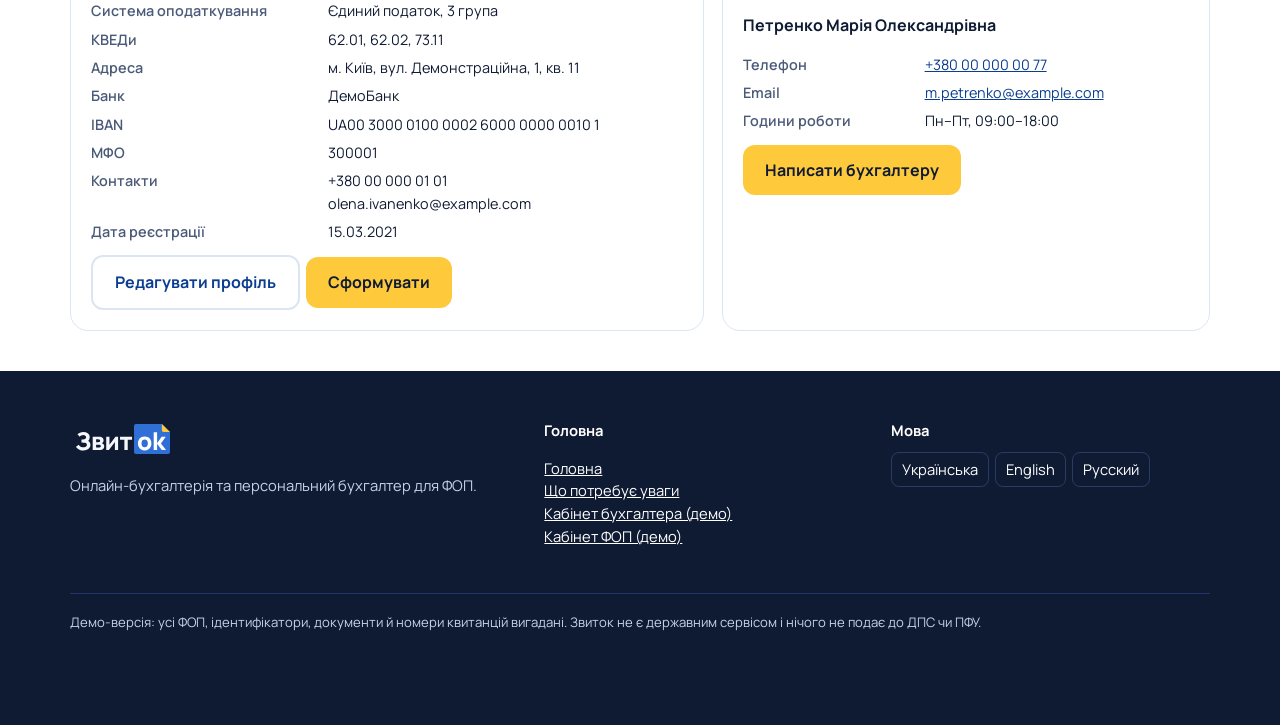
<file: cabinet.html>
<!doctype html>
<html lang="uk">
<head>
<meta charset="utf-8"><meta name="viewport" content="width=device-width,initial-scale=1">
<title>Звиток (демо)</title>
<meta name="theme-color" content="#0B3D91"><meta name="robots" content="noindex">
<link rel="icon" href="assets/favicon.ico" sizes="any"><link rel="icon" type="image/png" href="assets/favicon-32.png"><link rel="apple-touch-icon" href="assets/android-chrome-192.png">
<link rel="stylesheet" href="styles.css"><link rel="stylesheet" href="cabinet.css">
</head>
<body data-page="fop" data-title="t_fop">
<main id="main" class="cab">
<section class="chead"><div class="wrap">
 <span class="eyebrow" data-i18n="nav_fop"></span><h1 data-i18n="p_h1"></h1><p class="lead"><b id="pname"></b><br><span data-i18n="p_hello"></span></p>
 <div class="counters" id="counters"></div>
</div></section>
<section class="cs" aria-labelledby="h-docs" id="docs"><div class="wrap">
 <div class="hrow"><h2 id="h-docs" data-i18n="docs_title"></h2><button class="btn btn-y" data-gen="f1" data-i18n="gen_btn"></button></div>
 <div class="tabs" role="tablist" aria-labelledby="h-docs" id="tabs"></div>
 <div class="tcard" role="tabpanel" id="tabpanel" tabindex="0"></div>
</div></section>
<section class="cs alt" aria-labelledby="h-rep" id="reports"><div class="wrap">
 <h2 id="h-rep" data-i18n="my_rep"></h2><div id="prog"></div><div class="rlist" id="rlist"></div>
</div></section>
<section class="cs" aria-labelledby="h-prof" id="profile"><div class="wrap">
 <h2 id="h-prof" data-i18n="profile"></h2><div class="agrid"><div class="panel" id="pdata"></div><div class="panel acc" id="pacc"></div></div>
</div></section>
</main>
<script src="i18n.js"></script><script src="cab-i18n.js"></script><script src="gen-i18n.js"></script><script src="data.js"></script><script src="common.js"></script><script src="docgen.js"></script><script src="cabinet.js"></script>
</body></html>
</file>
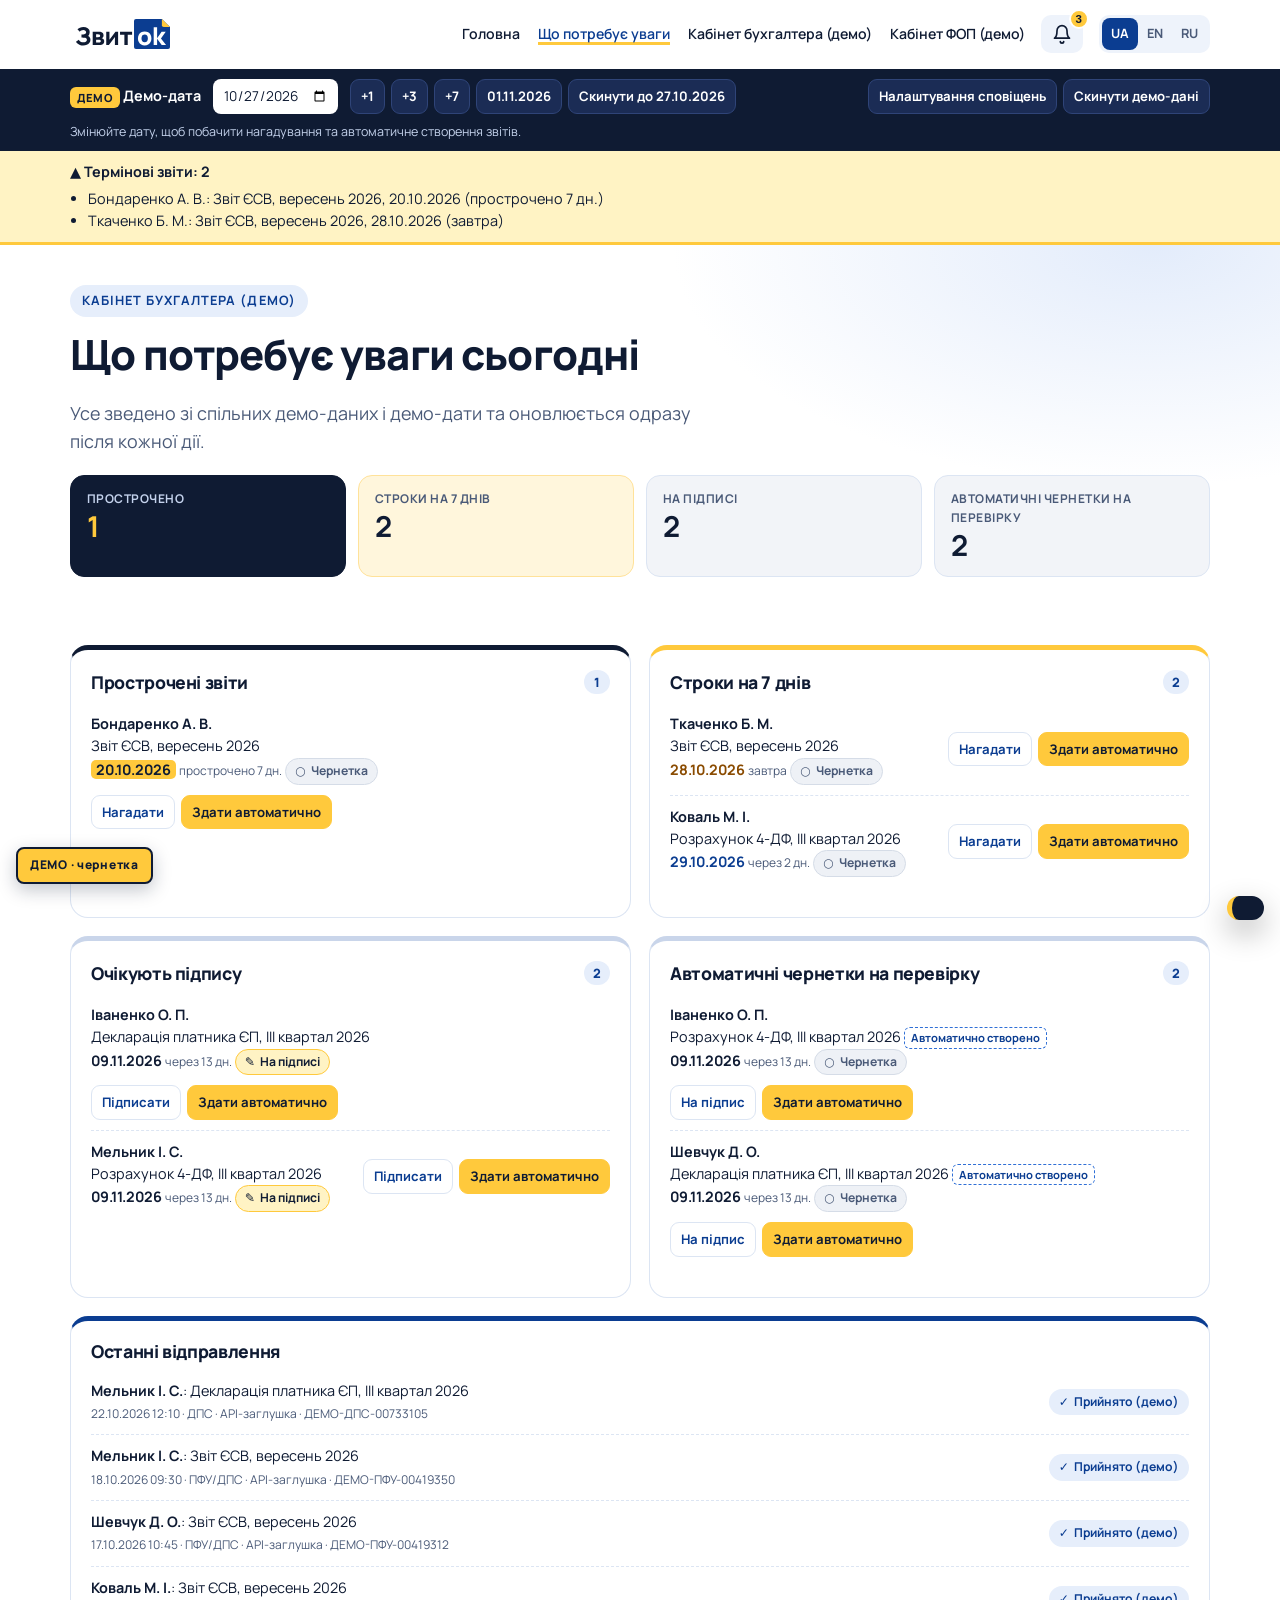
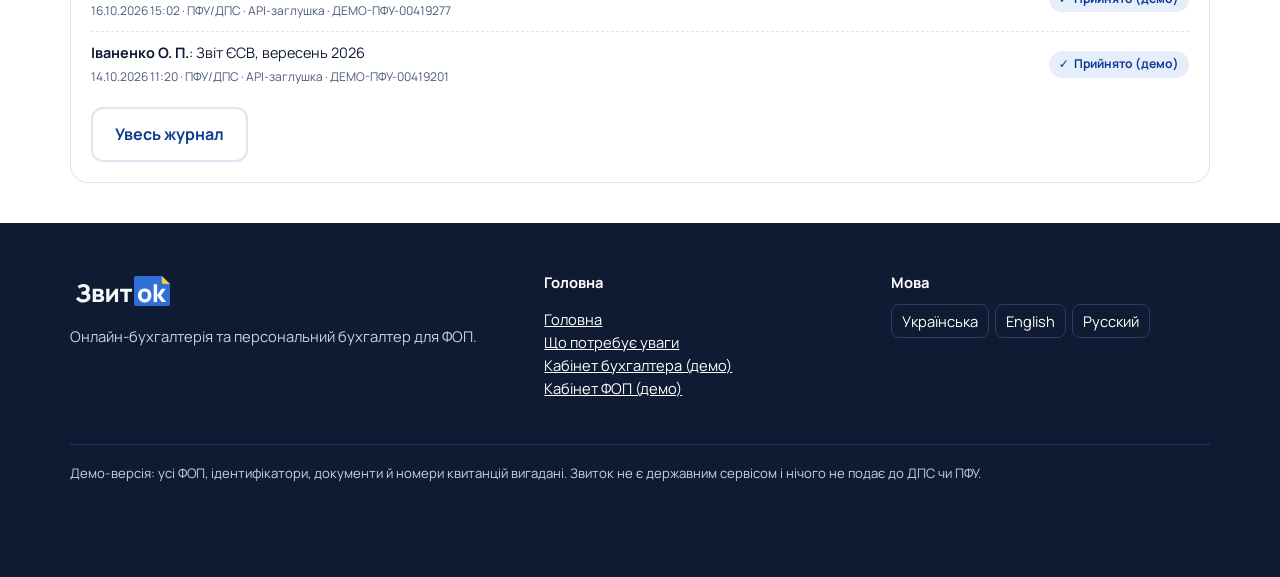
<file: dashboard.html>
<!doctype html>
<html lang="uk">
<head>
<meta charset="utf-8"><meta name="viewport" content="width=device-width,initial-scale=1">
<title>Звиток (демо)</title>
<meta name="theme-color" content="#0B3D91"><meta name="robots" content="noindex">
<link rel="icon" href="assets/favicon.ico" sizes="any"><link rel="icon" type="image/png" href="assets/favicon-32.png"><link rel="apple-touch-icon" href="assets/android-chrome-192.png">
<link rel="stylesheet" href="styles.css"><link rel="stylesheet" href="cabinet.css">
</head>
<body data-page="dash" data-title="t_dash">
<main id="main" class="cab">
<section class="chead"><div class="wrap">
 <span class="eyebrow" data-i18n="nav_acc"></span><h1 data-i18n="d_h1"></h1><p class="lead" data-i18n="d_lead"></p>
 <div class="counters" id="counters"></div>
</div></section>
<section class="cs"><div class="wrap"><div class="dgrid" id="dgrid"></div></div></section>
</main>
<script src="i18n.js"></script><script src="cab-i18n.js"></script><script src="gen-i18n.js"></script><script src="data.js"></script><script src="common.js"></script><script src="fopcard.js"></script><script src="docgen.js"></script><script src="dashboard.js"></script>
</body></html>
</file>
<file: styles.css>
@font-face{font-family:Manrope;src:url(assets/manrope.ttf) format("truetype");font-weight:200 800;font-display:swap}
:root{--blue:#0B3D91;--yellow:#FFC93C;--navy:#0F1B33;--dark:#0B1630;--lblue:#2F6FD6;--bg:#F5F8FD;--line:#DCE5F3;--muted:#4A5A78;--r:18px}
*{box-sizing:border-box}html{scroll-behavior:smooth;scroll-padding-top:80px}
body{margin:0;font-family:Manrope,system-ui,-apple-system,"Segoe UI",Roboto,sans-serif;color:var(--navy);background:#fff;line-height:1.55;-webkit-font-smoothing:antialiased}
img{max-width:100%;display:block}a{color:var(--blue)}
.wrap{max-width:1180px;margin:0 auto;padding:0 20px}
h1,h2,h3{line-height:1.15;margin:0 0 .5em;letter-spacing:-.02em}
h1{font-size:clamp(2rem,5.2vw,3.5rem);font-weight:800}h2{font-size:clamp(1.6rem,3.4vw,2.5rem);font-weight:800}h3{font-size:1.15rem;font-weight:700}
.eyebrow{display:inline-block;font-size:.8rem;font-weight:700;letter-spacing:.08em;text-transform:uppercase;color:var(--blue);background:#E6EEFB;padding:6px 12px;border-radius:99px;margin-bottom:14px}
.dark .eyebrow{background:rgba(255,201,60,.14);color:var(--yellow)}
.lead{font-size:1.12rem;color:var(--muted);max-width:640px}.dark .lead{color:#C4D2EC}
section{padding:72px 0}.dark{background:var(--dark);color:#fff}
.btn{display:inline-flex;align-items:center;gap:8px;font:inherit;font-weight:700;border:0;border-radius:12px;padding:13px 22px;cursor:pointer;text-decoration:none;transition:transform .2s,box-shadow .2s,background .2s}
.btn-y{background:var(--yellow);color:var(--navy)}.btn-y:hover{transform:translateY(-2px);box-shadow:0 10px 24px rgba(255,201,60,.4)}
.btn-b{background:var(--blue);color:#fff}.btn-b:hover{background:var(--lblue)}
.btn-o{background:transparent;color:var(--blue);border:2px solid var(--line)}.btn-o:hover{border-color:var(--blue)}
:focus-visible{outline:3px solid var(--lblue);outline-offset:3px}
.skip{position:absolute;left:-999px}.skip:focus{left:10px;top:10px;z-index:99;background:#fff;padding:8px}
/* ribbon */
.ribbon{position:fixed;bottom:16px;left:16px;z-index:60;background:var(--yellow);color:var(--navy);font-weight:800;font-size:.75rem;letter-spacing:.06em;padding:7px 12px;border-radius:8px;box-shadow:0 6px 18px rgba(15,27,51,.25);border:2px solid var(--navy)}
/* header */
header{position:sticky;top:0;z-index:50;background:rgba(255,255,255,.9);backdrop-filter:blur(10px);border-bottom:1px solid transparent;transition:border-color .2s,box-shadow .2s}
header.scrolled{border-color:var(--line);box-shadow:0 4px 20px rgba(15,27,51,.06)}
.hbar{display:flex;align-items:center;gap:16px;height:68px}
.logo img{height:40px;width:auto}
nav.main{display:none;gap:16px;margin-left:auto;align-items:center}nav.main a{white-space:nowrap;font-size:.88rem!important;color:var(--navy);text-decoration:none;font-weight:600;font-size:.95rem}nav.main a:hover{color:var(--blue)}
.langs{display:flex;background:#EEF3FB;border-radius:10px;padding:3px;margin-left:auto}
.langs button{font:inherit;font-size:.8rem;font-weight:700;border:0;background:none;padding:6px 9px;border-radius:8px;cursor:pointer;color:var(--muted)}
.langs button[aria-pressed=true]{background:var(--blue);color:#fff}
.hcta{display:none}
.burger{border:0;background:#EEF3FB;border-radius:10px;width:42px;height:38px;cursor:pointer;font-size:1.2rem;color:var(--navy)}
.mnav{display:none;flex-direction:column;padding:8px 20px 18px;border-top:1px solid var(--line);background:#fff}
.mnav.open{display:flex}.mnav a{padding:10px 0;color:var(--navy);text-decoration:none;font-weight:600}
@media(min-width:1240px){nav.main{display:flex}.langs{margin-left:0}.hcta{display:inline-flex}.burger{display:none}.mnav{display:none!important}}
/* hero */
.hero{padding:56px 0 64px;background:radial-gradient(900px 500px at 85% 10%,#E3ECFB 0,transparent 60%),radial-gradient(600px 400px at 0 100%,#FFF3D1 0,transparent 60%),#fff}
.hgrid{display:grid;gap:44px;align-items:center}
@media(min-width:960px){.hgrid{grid-template-columns:1.05fr 1fr}}
.hero h1 .hl{background:linear-gradient(transparent 62%,var(--yellow) 62%);padding:0 4px}
.hbtns{display:flex;flex-wrap:wrap;gap:12px;margin:26px 0 18px}
.hnote{font-size:.9rem;color:var(--muted)}
/* mockups */
.mock{background:#fff;border-radius:20px;box-shadow:0 30px 70px rgba(11,61,145,.18);border:1px solid var(--line);overflow:hidden;color:var(--navy)}
.mbar{display:flex;gap:6px;padding:11px 14px;background:#F0F4FB;border-bottom:1px solid var(--line);align-items:center}
.mbar i{width:10px;height:10px;border-radius:50%;background:#C9D5EA}.mbar i:first-child{background:var(--yellow)}.mbar i:nth-child(2){background:var(--lblue)}
.mbar span{margin-left:10px;font-size:.75rem;color:var(--muted)}
.mbody{padding:18px;display:grid;gap:12px}
.mrow{display:grid;grid-template-columns:1fr 1fr;gap:12px}
.card{background:var(--bg);border:1px solid var(--line);border-radius:14px;padding:14px}
.card small{display:block;font-size:.72rem;color:var(--muted);font-weight:600;text-transform:uppercase;letter-spacing:.05em}
.card b{font-size:1.35rem;display:block;margin-top:4px}
.card.y{background:#FFF6DC;border-color:#FFE29A}.card.bl{background:var(--blue);color:#fff;border-color:var(--blue)}.card.bl small{color:#BFD1F2}
.li{display:flex;justify-content:space-between;gap:10px;font-size:.85rem;padding:7px 0;border-bottom:1px dashed var(--line)}.li:last-child{border:0}
.tag{font-size:.7rem;font-weight:700;padding:2px 8px;border-radius:99px;background:#E6EEFB;color:var(--blue);white-space:nowrap}.tag.y{background:var(--yellow);color:var(--navy)}
.bubble{font-size:.82rem;padding:8px 12px;border-radius:12px;max-width:85%}.bubble.a{background:#E6EEFB}.bubble.u{background:var(--blue);color:#fff;margin-left:auto}
.bar{height:8px;border-radius:9px;background:#E3EAF6;overflow:hidden}.bar i{display:block;height:100%;background:linear-gradient(90deg,var(--lblue),var(--blue))}
.float{animation:fl 6s ease-in-out infinite}@keyframes fl{50%{transform:translateY(-8px)}}
/* trust */
.trust{padding:22px 0;border-block:1px solid var(--line);background:#fff}
.tgrid{display:flex;flex-wrap:wrap;gap:12px 28px;justify-content:center;font-weight:600;font-size:.92rem;color:var(--muted)}
.tgrid span::before{content:"";display:inline-block;width:9px;height:9px;border-radius:3px;background:var(--yellow);margin-right:9px;transform:rotate(45deg)}
/* grids */
.shead{max-width:720px;margin-bottom:40px}
.g3{display:grid;gap:18px}@media(min-width:640px){.g3{grid-template-columns:1fr 1fr}}@media(min-width:960px){.g3{grid-template-columns:repeat(3,1fr)}}
.feat{background:#fff;border:1px solid var(--line);border-radius:var(--r);padding:24px;transition:transform .25s,box-shadow .25s}
.feat:hover{transform:translateY(-4px);box-shadow:0 18px 40px rgba(11,61,145,.1)}
.feat p{color:var(--muted);margin:0}
.ico{width:46px;height:46px;border-radius:12px;background:#E6EEFB;display:grid;place-items:center;margin-bottom:14px}
.ico svg{width:24px;height:24px;stroke:var(--blue);fill:none;stroke-width:2;stroke-linecap:round;stroke-linejoin:round}
.alt{background:var(--bg)}
/* accountant */
.split{display:grid;gap:40px;align-items:center}@media(min-width:960px){.split{grid-template-columns:1fr 1fr}}
.steps{list-style:none;padding:0;margin:26px 0 0;display:grid;gap:14px;counter-reset:s}
.steps li{display:flex;gap:16px;background:rgba(255,255,255,.05);border:1px solid rgba(255,255,255,.1);border-radius:14px;padding:16px}
.steps li::before{counter-increment:s;content:counter(s);flex:none;width:36px;height:36px;border-radius:10px;background:var(--yellow);color:var(--navy);font-weight:800;display:grid;place-items:center}
.steps b{display:block}.steps span{color:#C4D2EC;font-size:.95rem}
.duties{display:grid;gap:12px;grid-template-columns:1fr 1fr}
.duty{background:#13224A;border:1px solid #22356B;border-radius:14px;padding:16px;font-weight:600;font-size:.95rem}
.duty i{display:block;width:28px;height:4px;border-radius:4px;background:var(--yellow);margin-bottom:10px}
/* showcase */
.chips{display:flex;flex-wrap:wrap;gap:8px;margin-top:20px}.chips span{background:#fff;border:1px solid var(--line);border-radius:99px;padding:6px 12px;font-size:.85rem;font-weight:600}
.dark .chips span{background:#13224A;border-color:#22356B;color:#fff}
.tbl{width:100%;border-collapse:collapse;font-size:.82rem}.tbl th{text-align:left;color:var(--muted);font-weight:600;font-size:.72rem;text-transform:uppercase;padding:6px 4px}.tbl td{padding:8px 4px;border-top:1px solid var(--line)}
.tbl input{accent-color:var(--blue)}
.scroll-x{overflow-x:auto}
/* security */
.sec{background:#fff;border:1px solid var(--line);border-radius:var(--r);padding:22px}
.sec p{color:var(--muted);margin:0;font-size:.95rem}
.honest{margin-top:24px;font-size:.9rem;color:var(--muted);border-left:4px solid var(--yellow);padding:8px 14px;background:#FFFBEF;border-radius:0 10px 10px 0}
/* pricing */
.ph{display:inline-block;background:var(--yellow);color:var(--navy);font-weight:800;font-size:.75rem;padding:4px 10px;border-radius:6px;margin-bottom:12px;letter-spacing:.04em}
.plan{background:#fff;border:1px solid var(--line);border-radius:var(--r);padding:28px;display:flex;flex-direction:column;position:relative}
.plan.pop{border:2px solid var(--blue);box-shadow:0 20px 50px rgba(11,61,145,.15)}
.plan .badge{position:absolute;top:-12px;right:20px;background:var(--blue);color:#fff;font-size:.72rem;font-weight:700;padding:4px 10px;border-radius:99px}
.price{font-size:1.8rem;font-weight:800;margin:6px 0 4px}.price small{font-size:.9rem;color:var(--muted);font-weight:600}
.plan ul{list-style:none;padding:0;margin:16px 0 24px;display:grid;gap:9px;flex:1}
.plan li{padding-left:24px;position:relative;font-size:.95rem}.plan li::before{content:"";position:absolute;left:2px;top:7px;width:10px;height:10px;border-radius:3px;background:var(--blue);transform:rotate(45deg)}
.pnote{text-align:center;margin-top:22px;color:var(--muted);font-size:.9rem}
/* faq */
.faq{max-width:820px}
details{background:#fff;border:1px solid var(--line);border-radius:14px;margin-bottom:12px;padding:0 20px}
summary{cursor:pointer;font-weight:700;padding:18px 30px 18px 0;list-style:none;position:relative}summary::-webkit-details-marker{display:none}
summary::after{content:"+";position:absolute;right:0;top:14px;font-size:1.4rem;color:var(--blue);transition:transform .2s}details[open] summary::after{transform:rotate(45deg)}
details p{margin:0 0 18px;color:var(--muted)}
/* form */
.fbox{background:#fff;color:var(--navy);border-radius:22px;padding:28px;box-shadow:0 30px 70px rgba(0,0,0,.3)}
.fgrid{display:grid;gap:14px}@media(min-width:640px){.fgrid{grid-template-columns:1fr 1fr}.full{grid-column:1/-1}}
label{font-weight:600;font-size:.9rem;display:block;margin-bottom:6px}
input,select,textarea{width:100%;font:inherit;padding:12px 14px;border:1.5px solid var(--line);border-radius:10px;background:#fff;color:var(--navy)}
input:focus,select:focus,textarea:focus{border-color:var(--lblue);outline:none;box-shadow:0 0 0 3px rgba(47,111,214,.2)}
.err{color:#8A4B00;font-size:.8rem;font-weight:600;margin-top:4px;min-height:1em}
.invalid{border-color:#D99500!important;background:#FFFBEF}
.consent{display:flex;gap:10px;align-items:flex-start;font-weight:500;font-size:.88rem}.consent input{width:18px;height:18px;margin-top:2px;flex:none;accent-color:var(--blue)}
.demo-note{font-size:.82rem;color:var(--muted);margin-top:10px}
.success{display:none;text-align:center;padding:30px 10px}.success.show{display:block;animation:pop .4s ease}
.success .sicon{width:72px;height:72px;margin:0 auto 16px;border-radius:50%;background:var(--yellow);display:grid;place-items:center}
.success .sicon svg{width:34px;stroke:var(--blue);stroke-width:3.5;fill:none;stroke-linecap:round;stroke-linejoin:round}
@keyframes pop{from{opacity:0;transform:scale(.95)}}
/* footer */
footer{background:var(--navy);color:#C4D2EC;padding:48px 0 70px;font-size:.92rem}
.fg{display:grid;gap:28px}@media(min-width:800px){.fg{grid-template-columns:1.4fr 1fr 1fr}}
footer a{color:#fff}footer h4{color:#fff;margin:0 0 10px}
.flangs button{font:inherit;background:none;border:1px solid #2A3B66;color:#fff;border-radius:8px;padding:5px 10px;margin-right:6px;cursor:pointer}
.disc{border-top:1px solid #22356B;margin-top:30px;padding-top:18px;font-size:.82rem}
/* reveal */
.rv{opacity:0;transform:translateY(18px);transition:opacity .6s ease,transform .6s ease}.rv.in{opacity:1;transform:none}
@media(prefers-reduced-motion:reduce){*{animation:none!important;transition:none!important}html{scroll-behavior:auto}.rv{opacity:1;transform:none}}
.shot .float{animation:none}
</file>
<file: cabinet.css>
/* Звиток demo cabinets: shared styles on top of styles.css (blue / yellow / navy only) */
.sr{position:absolute;width:1px;height:1px;overflow:hidden;clip:rect(0 0 0 0);white-space:nowrap}
.muted{color:var(--muted)}.small{font-size:.85rem}
nav.cnav{gap:18px}nav.cnav a{font-size:.9rem}nav a[aria-current=page]{color:var(--blue);box-shadow:inset 0 -3px 0 var(--yellow)}
.mnav a[aria-current=page]{color:var(--blue);font-weight:800}
.bellw{position:relative;margin-left:auto}@media(min-width:1000px){.bellw{margin-left:0}}
.bell{position:relative;width:42px;height:38px;border:0;border-radius:10px;background:#EEF3FB;cursor:pointer;display:grid;place-items:center}
.bell svg{width:20px;height:20px;stroke:var(--navy);fill:none;stroke-width:2;stroke-linecap:round;stroke-linejoin:round}
.badge{position:absolute;top:-6px;right:-6px;min-width:20px;height:20px;padding:0 5px;border-radius:99px;background:var(--yellow);color:var(--navy);font-size:.72rem;font-weight:800;display:grid;place-items:center;border:2px solid #fff}
.langs{margin-left:0}
.npanel{position:absolute;right:-60px;top:46px;width:min(380px,calc(100vw - 24px));max-height:70vh;overflow:auto;background:#fff;border:1px solid var(--line);border-radius:16px;box-shadow:0 24px 60px rgba(15,27,51,.2);z-index:70}
@media(max-width:520px){.npanel{position:fixed;left:12px;right:12px;top:74px;width:auto}}
.nhead{display:flex;justify-content:space-between;align-items:center;gap:10px;padding:12px 14px;border-bottom:1px solid var(--line);position:sticky;top:0;background:#fff}
.npanel ul{list-style:none;margin:0;padding:0}.ni{display:flex;gap:10px;padding:12px 14px;border-bottom:1px dashed var(--line)}.ni p{margin:0;font-size:.88rem}.ni small{color:var(--muted)}
.ni.unread{background:#F3F7FE}.ni.unread p{font-weight:700}.nempty{padding:16px;color:var(--muted)}
.nk{flex:none;width:26px;height:26px;border-radius:8px;display:grid;place-items:center;font-size:.8rem;background:#E6EEFB;color:var(--blue)}.nk.k-over{background:var(--navy);color:var(--yellow)}.nk.k-soon{background:var(--yellow);color:var(--navy)}.nk.k-gen{background:#FFF3C4;color:var(--navy)}
.nacts{display:flex;gap:14px;margin-top:4px;font-size:.82rem}
.lnk{font:inherit;background:none;border:0;padding:0;color:var(--blue);cursor:pointer;text-decoration:underline;text-align:left}.lnk.strong{font-weight:700;text-decoration:none;color:var(--navy)}.lnk.strong:hover{color:var(--blue);text-decoration:underline}
.demobar{background:var(--navy);color:#fff;font-size:.85rem}
.dbar{display:flex;flex-wrap:wrap;align-items:center;gap:8px 12px;padding-top:10px;padding-bottom:10px}
.dbar label{margin:0;font-weight:700}.dbar input[type=date]{width:auto;padding:6px 10px;border-radius:8px;border:0;font-size:.85rem}
.qbtns{display:flex;flex-wrap:wrap;gap:6px}.qbtns.end{margin-left:auto}.dhint{flex-basis:100%;margin:0;color:#C4D2EC;font-size:.78rem}
.demobar .sbtn{background:#1B2C55;color:#fff;border-color:#2F4478}.demobar .sbtn:hover{background:var(--blue)}
.dtag{display:inline-block;background:var(--yellow);color:var(--navy);font-weight:800;font-size:.7rem;letter-spacing:.06em;padding:2px 7px;border-radius:6px;vertical-align:middle}
.banner{background:#FFF3C4;border-bottom:3px solid var(--yellow);color:var(--navy);padding:10px 0;font-size:.9rem}.banner ul{margin:4px 0 0;padding-left:18px}
.sbtn{font:inherit;font-size:.82rem;font-weight:700;border:1.5px solid var(--line);background:#fff;color:var(--blue);border-radius:9px;padding:6px 10px;cursor:pointer;white-space:nowrap}
.sbtn:hover{border-color:var(--blue)}.sbtn.y{background:var(--yellow);border-color:var(--yellow);color:var(--navy)}.sbtn.y:hover{border-color:var(--navy)}
.cab .chead{padding:40px 0 28px;background:radial-gradient(800px 400px at 90% 0,#E3ECFB 0,transparent 60%),#fff}
.cab h1{font-size:clamp(1.8rem,4vw,2.6rem)}.cs{padding:40px 0}.cs h2{font-size:clamp(1.35rem,2.6vw,1.8rem)}.h3{font-size:1.1rem!important}
.counters{display:grid;grid-template-columns:repeat(2,1fr);gap:12px;margin-top:20px}@media(min-width:800px){.counters{grid-template-columns:repeat(4,1fr)}}
.cnt{border-radius:14px;padding:14px 16px;border:1px solid var(--line);background:#fff}.cnt small{display:block;font-size:.75rem;font-weight:700;text-transform:uppercase;letter-spacing:.04em;color:var(--muted)}.cnt b{font-size:1.8rem;line-height:1.2}
.cnt.cb{background:var(--blue);border-color:var(--blue);color:#fff}.cnt.cb small{color:#BFD1F2}.cnt.co{background:var(--navy);color:var(--yellow);border-color:var(--navy)}.cnt.co small{color:#C4D2EC}.cnt.cy{background:#FFF6DC;border-color:#FFE29A}.cnt.cg{background:#F2F4F8}
.chip{display:inline-flex;align-items:center;gap:5px;font-size:.76rem;font-weight:700;padding:3px 9px;border-radius:99px;white-space:nowrap;border:1px solid transparent}
.c-ok,.c-submitted,.c-filed{background:#E6EEFB;color:var(--blue)}.c-docs,.c-signed{background:#FFE7A8;color:#5C3B00}.c-sign,.c-signing{background:#FFF3C4;color:var(--navy);border-color:var(--yellow)}
.c-over,.c-err{background:var(--navy);color:var(--yellow)}.c-draft{background:#EEF1F6;color:#4A5A78;border-color:#D5DCE7}
.abadge{display:inline-block;font-size:.7rem;font-weight:700;color:var(--blue);border:1.5px dashed var(--lblue);border-radius:6px;padding:1px 6px;white-space:nowrap}
.dl{font-weight:700}.dl.over{color:var(--navy);background:var(--yellow);padding:0 5px;border-radius:5px}.dl.soon{color:#8A4B00}.dl.week{color:var(--blue)}
.filters{display:grid;gap:12px;grid-template-columns:1fr 1fr;margin:8px 0}.filters>div:first-child{grid-column:1/-1}@media(min-width:900px){.filters{grid-template-columns:2fr 1fr 1fr 1fr}.filters>div:first-child{grid-column:auto}}
.filters input,.filters select{padding:10px 12px}
.tcard{background:#fff;border:1px solid var(--line);border-radius:16px;overflow:hidden}
.dt{width:100%;border-collapse:collapse;font-size:.9rem}.dt th{text-align:left;font-size:.75rem;text-transform:uppercase;letter-spacing:.04em;color:var(--muted);background:#F5F8FD;padding:10px 12px;font-weight:700}
.dt td{padding:12px;border-top:1px solid var(--line);vertical-align:middle}
.dt th button{font:inherit;text-transform:inherit;letter-spacing:inherit;color:inherit;background:none;border:0;cursor:pointer;padding:0;font-weight:700}
.dt th[aria-sort] button::after{content:"↕";margin-left:5px;opacity:.5}.dt th[aria-sort=ascending] button::after{content:"▲";opacity:1;color:var(--blue)}.dt th[aria-sort=descending] button::after{content:"▼";opacity:1;color:var(--blue)}
tr.click{cursor:pointer}tr.click:hover td{background:#F7FAFF}tr.hl td{background:#FFF6DC}
.acts{display:flex;flex-wrap:wrap;gap:6px;align-items:center}.mv{display:inline-flex;gap:6px}.mv input{width:auto;padding:5px 8px;font-size:.82rem}
@media(max-width:760px){.rt thead{display:none}.rt,.rt tbody,.rt tr,.rt td{display:block;width:100%}.rt tr{border-top:1px solid var(--line);padding:8px 0}.rt td{border:0;padding:5px 14px;display:grid;grid-template-columns:38% 1fr;gap:8px}.rt td::before{content:attr(data-l);font-size:.72rem;font-weight:700;text-transform:uppercase;color:var(--muted)}.rt td[colspan]{display:block}.rt td[colspan]::before{content:none}.rt td.acts{display:flex}.rt td.acts::before{flex-basis:100%}}
.addf{display:grid;gap:10px;background:#fff;border:1px solid var(--line);border-radius:16px;padding:16px;margin:16px 0}@media(min-width:900px){.addf{grid-template-columns:auto 1.4fr 1fr 1fr auto;align-items:end}}
.addf label{font-size:.8rem}.addf input,.addf select{padding:9px 12px}
.tg{display:flex;gap:10px;align-items:flex-start;font-weight:600;font-size:.9rem;margin:10px 0}.tg input{width:18px;height:18px;flex:none;margin-top:2px;accent-color:var(--blue)}.rule{background:#F5F8FD;border:1px solid var(--line);border-radius:12px;padding:10px 12px}
.agrid{display:grid;gap:18px}@media(min-width:900px){.agrid{grid-template-columns:1.3fr 1fr}}
.panel{background:#fff;border:1px solid var(--line);border-radius:18px;padding:20px}.note{font-size:.84rem;color:var(--muted);border-left:4px solid var(--yellow);padding:6px 12px;background:#FFFBEF;border-radius:0 8px 8px 0}
.clist{list-style:none;padding:0;margin:0 0 10px}.clist li{display:flex;justify-content:space-between;gap:10px;flex-wrap:wrap;align-items:center;padding:10px 0;border-bottom:1px dashed var(--line);font-size:.9rem}.clist li:last-child{border:0}
.dgrid{display:grid;gap:18px}@media(min-width:900px){.dgrid{grid-template-columns:1fr 1fr}.dbox.wide{grid-column:1/-1}}
.dbox h2{display:flex;justify-content:space-between;align-items:center}.num{display:inline-grid;place-items:center;min-width:26px;height:24px;padding:0 6px;border-radius:99px;background:#E6EEFB;color:var(--blue);font-size:.8rem;font-weight:800}
.dbox.o{border-top:5px solid var(--navy)}.dbox.y{border-top:5px solid var(--yellow)}.dbox.g{border-top:5px solid #C9D5EA}.dbox.wide{border-top:5px solid var(--blue)}
/* dialogs */
.dlg{border:0;border-radius:20px;padding:24px;max-width:560px;width:calc(100% - 24px);color:var(--navy);box-shadow:0 30px 80px rgba(0,0,0,.35)}.dlg.wide{max-width:680px}
.dlg::backdrop{background:rgba(11,22,48,.55)}.dlg h2{font-size:1.35rem}
.dlg.side{margin:0 0 0 auto;height:100%;max-height:100%;border-radius:20px 0 0 20px;max-width:620px}@media(max-width:620px){.dlg.side{border-radius:0;width:100%;max-width:100%}}
.dh{display:flex;justify-content:space-between;gap:12px;align-items:flex-start}.x{border:0;background:#EEF3FB;border-radius:10px;width:38px;height:38px;cursor:pointer;font-size:1rem;flex:none}
.dact{display:flex;flex-wrap:wrap;gap:10px;justify-content:flex-end;margin-top:18px}
fieldset{border:1px solid var(--line);border-radius:12px;margin:0 0 12px;padding:6px 14px}legend{font-weight:700;padding:0 6px}
.kv{display:grid;grid-template-columns:minmax(110px,38%) 1fr;gap:6px 12px;margin:12px 0;font-size:.9rem}.kv dt{color:var(--muted);font-weight:600}.kv dd{margin:0;overflow-wrap:anywhere}
.warn{background:#FFF3C4;border:1px solid var(--yellow);border-radius:12px;padding:10px 12px;font-size:.88rem}
.steps2{list-style:none;padding:0;margin:14px 0;display:grid;gap:8px}.steps2 li{display:flex;gap:10px;align-items:center;color:var(--muted);font-weight:600}
.si{width:22px;height:22px;border-radius:50%;border:2px solid #C9D5EA;display:grid;place-items:center;font-size:.7rem;flex:none}
.steps2 li.act{color:var(--navy)}.steps2 li.act .si{border-color:var(--lblue);border-top-color:transparent;animation:spin .8s linear infinite}
.steps2 li.done{color:var(--navy)}.steps2 li.done .si{background:var(--blue);border-color:var(--blue);color:#fff}.steps2 li.done .si::after{content:"✓"}
.steps2 li.fail .si{background:var(--navy);border-color:var(--navy);color:var(--yellow)}.steps2 li.fail .si::after{content:"!"}
@keyframes spin{to{transform:rotate(360deg)}}
.receipt{border:2px dashed var(--blue);border-radius:14px;padding:14px;background:#F5F8FD}
.tl{list-style:none;padding:0 0 0 16px;border-left:3px solid #E6EEFB;margin:0;font-size:.88rem}.tl li{position:relative;padding:6px 0}.tl li::before{content:"";position:absolute;left:-23px;top:12px;width:11px;height:11px;border-radius:3px;background:var(--yellow);transform:rotate(45deg)}.tl time{font-weight:700;color:var(--blue);margin-right:6px}
/* FOP cabinet */
.tabs{display:flex;gap:6px;flex-wrap:wrap;margin:10px 0 14px}.tabs button{font:inherit;font-weight:700;border:1.5px solid var(--line);background:#fff;color:var(--navy);padding:9px 14px;border-radius:12px;cursor:pointer}
.tabs button[aria-selected=true]{background:var(--blue);border-color:var(--blue);color:#fff}.tabs button[aria-selected=true] .num{background:var(--yellow);color:var(--navy)}
.doclist{list-style:none;margin:0;padding:0}.doclist li{display:flex;gap:12px;align-items:center;flex-wrap:wrap;padding:14px 16px;border-bottom:1px solid var(--line)}.doclist li:last-child{border:0}
.dico{width:40px;height:40px;border-radius:10px;background:#E6EEFB;color:var(--blue);display:grid;place-items:center;font-size:1.2rem;flex:none}.dmeta{flex:1;min-width:200px}
.rlist{display:grid;gap:10px;margin-top:14px}.rcard{display:grid;gap:10px;align-items:center;background:#fff;border:1px solid var(--line);border-radius:14px;padding:14px 16px}@media(min-width:760px){.rcard{grid-template-columns:2fr 1fr auto}}
.bar.big{height:12px;max-width:520px}
.paper{background:#fff;border:1px solid var(--line);border-radius:12px;padding:16px;box-shadow:inset 0 0 0 6px #F5F8FD}.paper pre{white-space:pre-wrap;font:inherit;font-size:.9rem;margin:0}
.avatar{width:56px;height:56px;border-radius:16px;background:var(--blue);color:var(--yellow);font-weight:800;font-size:1.2rem;display:grid;place-items:center;margin-bottom:8px}
.okmsg{background:#E6EEFB;border-radius:12px;padding:12px;font-weight:600}
.toast{position:fixed;right:16px;bottom:16px;z-index:90;background:var(--navy);color:#fff;padding:12px 16px;border-radius:12px;max-width:min(420px,calc(100vw - 32px));box-shadow:0 12px 30px rgba(0,0,0,.3);transform:translateY(150%);transition:transform .25s;border-left:5px solid var(--yellow)}.toast.show{transform:none}
.cfoot{padding-bottom:80px}
/* profile form, generation, A4 document templates */
.abadge.gb{border-style:solid;background:#E6EEFB}
.hrow{display:flex;flex-wrap:wrap;align-items:center;justify-content:space-between;gap:12px}.hrow h2{margin:0}
.acts.cact{margin:10px 0 4px;display:flex;flex-wrap:wrap;gap:8px}
.pform{display:grid;grid-template-columns:1fr 1fr;gap:4px 14px}.pform .wide{grid-column:1/-1}.pform .fld label{display:block;font-weight:600;font-size:.85rem;margin-top:6px}
.pform .err:empty,#g-err:empty{display:none}[aria-invalid=true]{border-color:var(--blue)!important;box-shadow:0 0 0 3px #FFC93C}
@media(max-width:560px){.pform{grid-template-columns:1fr}}
.dlg.docv{max-width:none;width:100%;height:100%;max-height:100%;margin:0;border-radius:0;padding:0;background:#E9EEF6}
.dvbar{position:sticky;top:0;z-index:2;display:flex;flex-wrap:wrap;gap:10px;align-items:center;justify-content:space-between;padding:12px 18px;background:var(--dark);color:#fff}
.dvbar h2{font-size:1rem!important;margin:0;color:#fff}.dvbar .acts{display:flex;flex-wrap:wrap;gap:8px}.dvbar .btn{padding:9px 14px;font-size:.88rem}.dvbar .btn-o{background:#fff}
.dvwrap{padding:24px 12px 48px;overflow-x:auto}
.a4{position:relative;box-sizing:border-box;width:210mm;max-width:100%;min-height:297mm;margin:0 auto;background:#fff;color:var(--navy);padding:16mm 15mm;box-shadow:0 10px 40px rgba(11,22,48,.18);font-size:10.5pt;line-height:1.45;overflow:hidden}
.a4 .wm{position:absolute;inset:0;display:grid;place-items:center;font-size:120pt;font-weight:800;color:rgba(11,61,145,.05);transform:rotate(-28deg);pointer-events:none}
.a4h{display:flex;justify-content:space-between;align-items:flex-start;gap:12px;border-bottom:3px solid var(--blue);padding-bottom:10px}.a4h img{height:34px;width:auto}
.a4w{background:var(--yellow);color:var(--navy);border:2px solid var(--navy);border-radius:6px;padding:6px 10px;font-size:9pt;text-align:right}
.a4 h1{font-size:15pt;margin:14px 0 8px;line-height:1.25}.a4 h2{font-size:11pt!important;margin:14px 0 6px;color:var(--blue);text-transform:uppercase;letter-spacing:.04em}
.a4 table{width:100%;border-collapse:collapse}.a4 th,.a4 td{border:1px solid #B9C8E2;padding:5px 8px;text-align:left;vertical-align:top}.a4 th{background:#F1F5FC;font-weight:600;width:42%}
.a4m th{width:18%}.a4t.calc td{text-align:right;font-variant-numeric:tabular-nums}.a4 tr.tot th,.a4 tr.tot td{background:var(--navy);color:#fff;font-weight:800}
.a4warn{background:#FFF3C4;border:1px solid var(--yellow);padding:6px 10px;margin-top:8px}
.a4s{display:grid;grid-template-columns:1fr 1fr;gap:20px;margin-top:26px;font-size:9.5pt}.a4s .ln{display:block;border-bottom:1px solid var(--navy);height:26px;margin-bottom:4px}
.a4p{margin-top:18px;font-size:8pt;color:var(--muted);border-top:1px dashed #B9C8E2;padding-top:8px}
@media(max-width:760px){.a4{width:100%;min-height:0;padding:18px 14px;font-size:.82rem}.a4 .wm{font-size:64pt}.a4 th,.a4 td{padding:4px 6px}.a4m th{width:auto}.a4m,.a4m tbody,.a4m tr,.a4m th,.a4m td{display:block;width:auto}.a4h{flex-direction:column}.a4w{text-align:left}}
body.dvfile{background:#E9EEF6;margin:0}
@page{size:A4;margin:0}
@media print{
 body.printing>*:not(#docdlg){display:none!important}
 body.printing #docdlg{position:static;display:block;width:auto;height:auto;max-height:none;overflow:visible;background:#fff;box-shadow:none}
 body.printing #docdlg::backdrop{display:none}
 .dvbar{display:none!important}.dvwrap{padding:0!important;overflow:visible}
 .a4{box-shadow:none;margin:0;width:210mm;min-height:297mm;max-width:none}
 .a4,.a4 *{-webkit-print-color-adjust:exact;print-color-adjust:exact}
}
</file>
